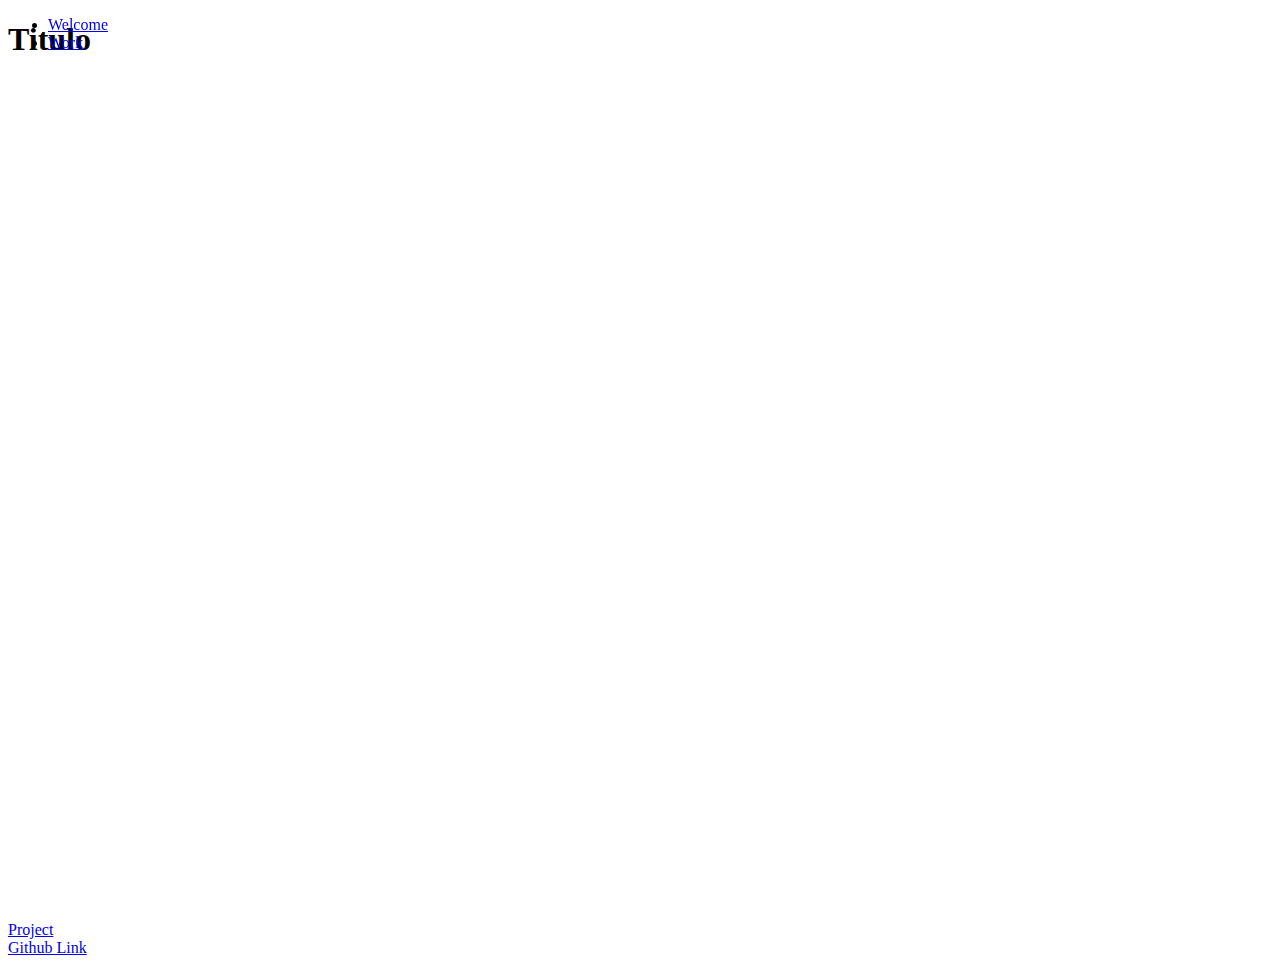
<file: index.html>
<!DOCTYPE html>
<html lang="en">
  <head>
    <meta charset="UTF-8" />
    <title>Fork Me! FCC: Test Suite Template</title>
    <link rel="stylesheet" href="css/style.css" />
  </head>

  <body>
    <script src="https://cdn.freecodecamp.org/testable-projects-fcc/v1/bundle.js"></script>

    <nav id="navbar" class="nav">
      <ul class="nav-list">
        <li>
          <a href="#welcome-section">Welcome</a>
        </li>
        <li>
          <a href="#profile-link">Work</a>
        </li>
      </ul>
    </nav>
    <section id="welcome-section">
      <h1>Titulo</h1>
    </section>
    <section id="projects">
      <div class="project-tile">
        <a href="https://personal-portfolio.freecodecamp.rocks/">Project</a>
      </div>
    </section>
    <div>
      <a
        id="profile-link"
        target="_blank"
        href="https://github.com/PabloBona/trials-jmigodua-"
        >Github Link</a
      >
    </div>

    <script src="js/index.js"></script>
  </body>
</html>
</file>
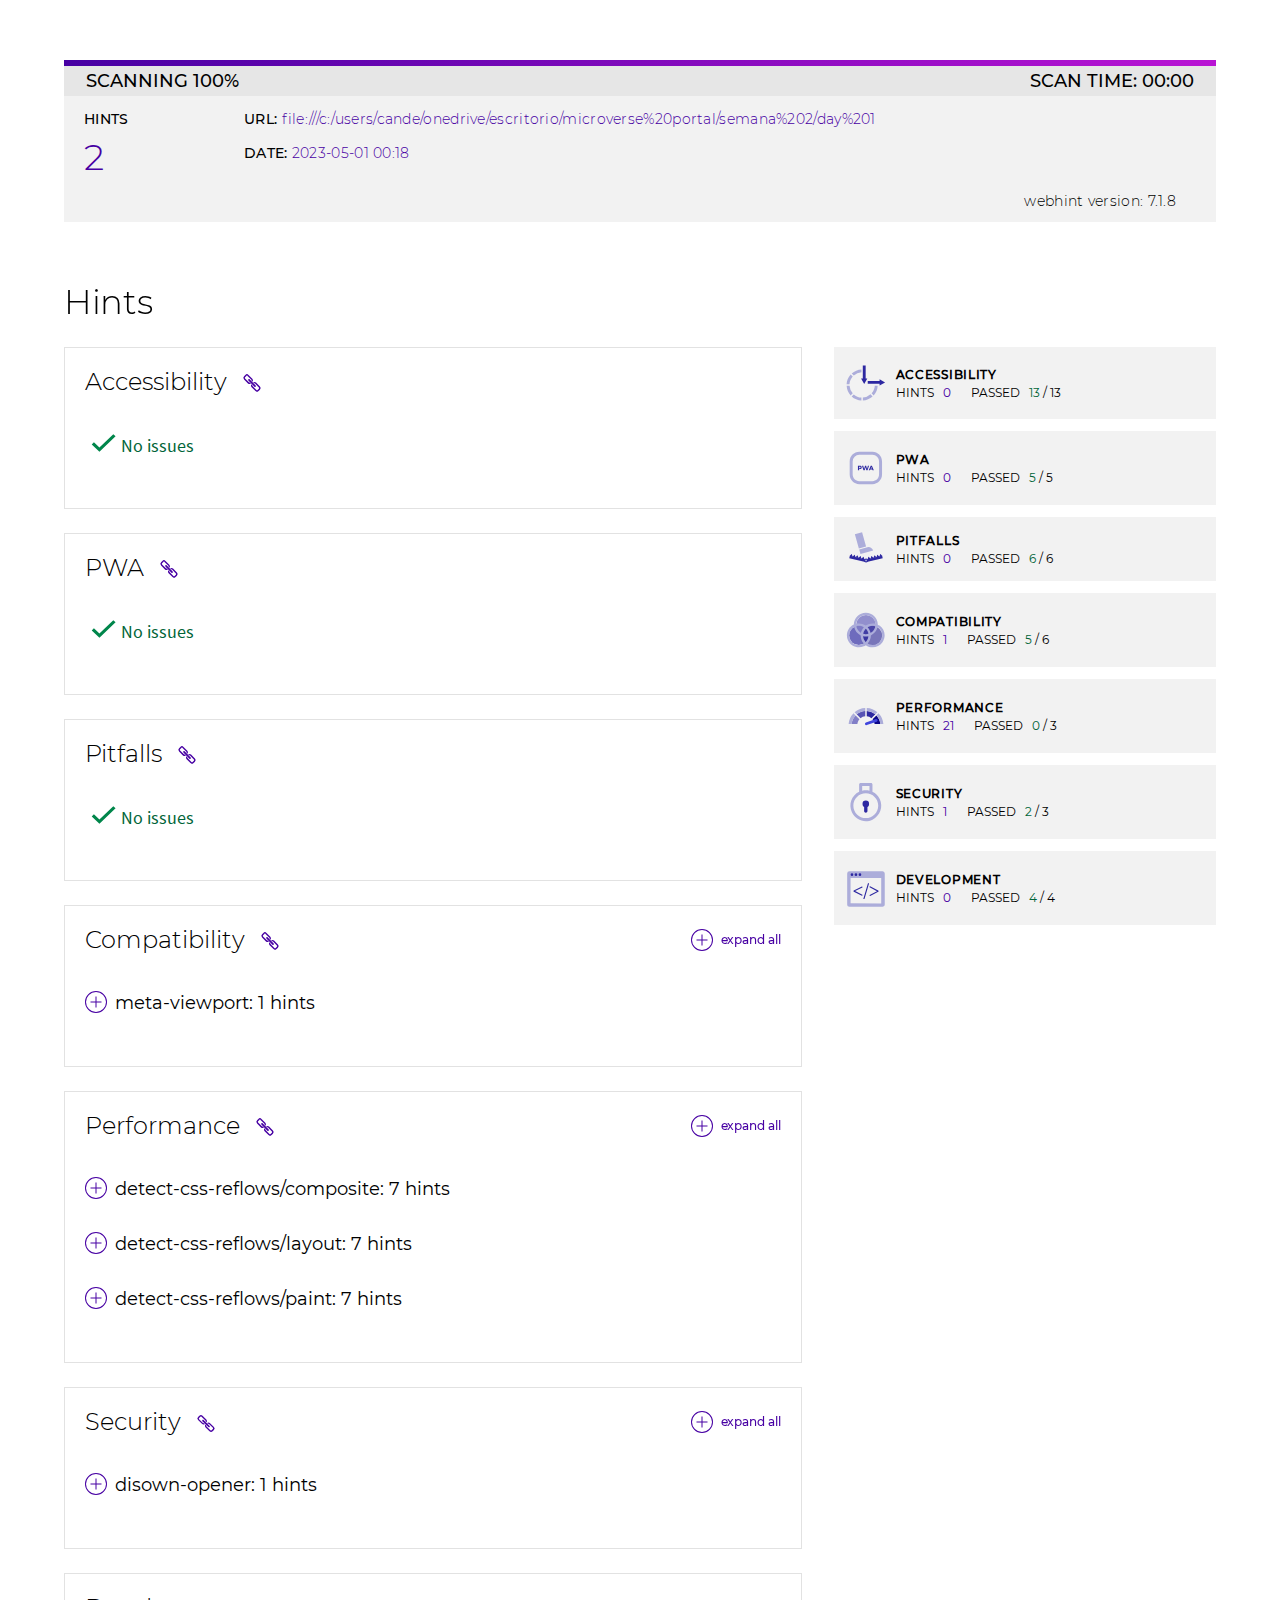
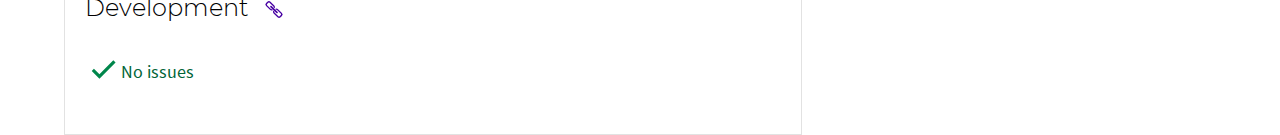
<file: hint-report/file--C--Users-cande-OneDrive-Escritorio-Microverse%20Portal-Semana%202-Day%201.html>
<!DOCTYPE html>
<html lang="en">
<head>
    <meta charset="utf-8">
    <title>Webhint</title>
    <meta name="viewport" content="width=device-width, initial-scale=1">
    
    
        <link rel="icon" href="[data-uri]">
    



    
        <style>
            /* Content from file: styles/fonts.css */
            @font-face {
    font-family: "Montserrat";
    font-style: normal;
    font-weight: 300;
    src: local("Montserrat Light"), local("Montserrat-Light"), url('[data-uri]') format("woff2"), url('[data-uri]') format("woff");
    unicode-range: U+0000-00FF, U+0131, U+0152-0153, U+02BB-02BC, U+02C6, U+02DA, U+02DC, U+2000-206F, U+2074, U+20AC, U+2122, U+2191, U+2193, U+2212, U+2215, U+FEFF, U+FFFD;
}

@font-face {
    font-family: "Montserrat";
    font-style: normal;
    font-weight: 400;
    src: local("Montserrat Regular"), local("Montserrat-Regular"), url('[data-uri]') format("woff2"), url('[data-uri]') format("woff");
    unicode-range: U+0000-00FF, U+0131, U+0152-0153, U+02BB-02BC, U+02C6, U+02DA, U+02DC, U+2000-206F, U+2074, U+20AC, U+2122, U+2191, U+2193, U+2212, U+2215, U+FEFF, U+FFFD;
}

@font-face {
    font-family: "Montserrat";
    font-style: normal;
    font-weight: 500;
    src: local("Montserrat Medium"), local("Montserrat-Medium"), url('[data-uri]') format("woff2"), url('[data-uri]') format("woff");
    unicode-range: U+0000-00FF, U+0131, U+0152-0153, U+02BB-02BC, U+02C6, U+02DA, U+02DC, U+2000-206F, U+2074, U+20AC, U+2122, U+2191, U+2193, U+2212, U+2215, U+FEFF, U+FFFD;
}

@font-face {
    font-family: "Source Sans Pro";
    font-style: normal;
    font-weight: 400;
    src: local("Source Sans Pro Regular"), local("SourceSansPro-Regular"), url('[data-uri]') format("woff2"), url('[data-uri]') format("woff");
    unicode-range: U+0000-00FF, U+0131, U+0152-0153, U+02BB-02BC, U+02C6, U+02DA, U+02DC, U+2000-206F, U+2074, U+20AC, U+2122, U+2191, U+2193, U+2212, U+2215, U+FEFF, U+FFFD;
}

        </style>
    
        <style>
            /* Content from file: styles/base.css */
            /*
 *	BASE
 * =============================================
 */

* {
    box-sizing: border-box;
    margin: 0;
    padding: 0;
}

a {
    text-decoration: none;
}

a:hover {
    text-decoration: underline;
}

button, input, select {
    font: inherit;
}

img {
    border: 0;
}

/* Style focusable elements that need focus ring. Others reset and receive border styles in controls/color.css */
a:focus,
li:focus,
ul:focus,
button:focus,
summary:focus,
[tabindex="0"]:focus {
    outline: 1px dashed;
}

/*
Vertical rhythm
Sets a margin on select block level elements that have a previous sibling.
 */

* + p,
* + ol,
* + ul,
* + dl,
* + fieldset,
* + label,
* + pre,
* + blockquote,
* + img {
    margin-top: 2.4rem;
}

        </style>
    
        <style>
            /* Content from file: styles/controls.css */
            /*
 * BUTTONS
 * ---------------------------------------------
 */

button,
a.button {
    min-width: 16rem;
    max-width: 100%;
    border: 1px solid transparent;

    /* needed to override Chrome styles */
    border-radius: 0;
    padding: 1.2rem 1.6rem;

    color: #fff;
    letter-spacing: .1rem;
    text-transform: uppercase;

    overflow: hidden;
    white-space: nowrap;
    text-overflow: ellipsis;

    /* needed for .button as doesn’t always get default control behaviours */
    display: inline-block;
    text-align: center;
    cursor: pointer;
}

button:hover,
button:focus,
.button:hover,
.button:focus {
    border-color: hsla(0, 0%, 0%, .4);
}

button:active,
.button:active {
    border-color: transparent;
    background-color: hsla(0, 0%, 0%, .4);
}

        </style>
    
        <style>
            /* Content from file: styles/type.css */
            /*
 * TYPOGRAPHY
 * =============================================
 */

/*
    Base font size: 10px for easy rem to px conversion.
    Use % so if user increases their default font-size, it doesn’t wipe that out
*/
html {
    font-size: 62.5%;
}

/* use em rather than rem due to IE9–10 rem in font shorthand bug. */
body {
    font: 1.8em/1.4 base, "Source Sans Pro", Verdana, sans-serif;
}

/*	Headings and Captions */

/* only elements get top margin. Semantic classes only get the font/text styles */
h1,
h2,
h3,
h4,
h5,
button,
legend,
.headline,
.heading,
.subheading,
.title,
.subtitle,
.subtitle--alt,
.caption--alt,
.button,
.button--alt,
.scan-heading,
.category,
.rule-list,
.rule-title,
.rule-tile__category,
[class*="-badge"],
.scan-overview,
.docs-button,
.anchor-top,
.feature__cta {
    font-family: "Montserrat", sans-serif;
}


h1,
h2,
.headline,
.heading,
.scan-heading {
    letter-spacing: -.01em;

    position: relative;
    max-width: 64rem;
    z-index: 1;
}

.headline::before,
.heading::before {
    content: "";
    position: absolute;
    left: 0;
    top: -.5rem;
    height: .5rem;
    width: 5rem;
}

h1,
h2,
h3,
h6,
caption,
.headline,
.heading,
.subheading,
.title,
.subcaption {
    font-weight: 300;
    line-height: 1.2;
}

h3,
h4,
.title,
.subtitle,
.subtitle--alt {
    font-weight: 300;
}

h2,
.subheading {
    font-size: 2.6rem;
}

h3,
.title,
.scan-heading {
    font-size: 2rem;
}

h4,
caption,
.subtitle {
    font-size: 1.8rem;
}

@media (min-width: 48em) {

    h2,
    .subheading {
        font-size: 3.4rem;
    }

    h3,
    .title {
        font-size: 2.4rem;
    }

    h4,
    caption,
    .subtitle {
        font-size: 2rem;
    }

}

/* Maximum line lengths */
details,
p,
li {
    max-width: 64rem;
}

        </style>
    
        <style>
            /* Content from file: styles/layouts.css */
            /*
 * LAYOUTS
 * =============================================
 * @Dependencies: base.css, structure.css
 */

.container::after,
.layout::after,
.module::after {
    display: block;
    clear: both;
    content: "";
}

.layout {
    margin-right: 0;
    margin-left: 0;
}

.module {
    margin-top: 2.4rem;
    width: 100%;
}

.module:first-child {
    margin-top: 0;
}

@media (min-width: 33.75em) {

    .layout {
        margin-right: -1.2rem;
        margin-left: -1.2rem;
    }

    .module {
        float: left;
        padding-right: 1.2rem;
        padding-left: 1.2rem;
    }

}

@media (min-width: 48em) {

    .layout {
        margin-left: -1.6rem;
        margin-right: -1.6rem;
    }

    .module {
        padding-right: 1.6rem;
        padding-left: 1.6rem;
    }

}

/* Primary + Secondary */

@media (min-width: 48em) {

    .module--primary,
    .module--secondary {
        float: left;
        width: 50%;
        margin-top: 0;
    }

    .layout--basic--alt .module--secondary,
    .layout--basic--offset--alt .module--secondary {
        float: right;
    }

}

@media (min-width: 60em) {

    .layout--basic .module--primary,
    .layout--basic--alt .module--primary {
        width: 62.5%;
    }

    .layout--basic .module--secondary,
    .layout--basic--alt .module--secondary {
        width: 33.333%;
    }

    .layout--basic--offset .module--primary,
    .layout--basic--offset--alt .module--primary {
        width: 58.333%;
    }

    .layout--basic--offset .module--secondary,
    .layout--basic--offset--alt .module--secondary {
        width: 37.5%;
    }

}

        </style>
    
        <style>
            /* Content from file: styles/structure.css */
            /*
 * BASIC STRUCTURE
 * =============================================
 * @Dependencies: base.css
 */

body {
    overflow-x: hidden;
}

/* Limit widths */
hr,
.container {
    max-width: 144rem;
}

/* Standard sections and subsections */
.section,
hr {
    margin-top: 4.8rem;
}



/*
Containing element goes INSIDE sections,
as some sections are full-bleed on the page.
 */

.container {
    width: 100%;
    padding-right: 1rem;
    padding-left: 1rem;
}

.container .container,
.container hr {
    width: auto;
}

@media (min-width: 48em) {

    .content > header,
    .section,
    hr {
        margin-top: 6rem;
    }

}

/* @TODO: Revert to 56.2em when extensions is removed from header */
@media (min-width: 58em) {

    hr,
    .container {
        width: 90%;
        margin-right: auto;
        margin-left: auto;
        padding-right: 0;
        padding-left: 0;
    }

}

        </style>
    
        <style>
            /* Content from file: styles/anchor-top.css */
            a.anchor-top {
    position: fixed;
    right: 2.4rem;
    bottom: 2.4rem;

    width: 5rem;
    height: 6rem;

    padding: 3.3rem 1.2rem 1rem 1.2rem;

    font-size: 1.3rem;
    background: hsla(266, 100%, 32%, .7);
    color: #fff;
    text-transform: uppercase;

    border-radius: .4rem;
}

a.anchor-top:hover, a.anchor-top:focus {
    background: hsla(266, 100%, 32%, .8);
    text-decoration: none;
}

a.anchor-top:focus {
    outline: 1px dashed #4700a3;
}

a.anchor-top:active {
    background: hsla(266, 100%, 32%, 1);
}

a.anchor-top::before {
    content: url('[data-uri]');
    display: inline-block;
    position: absolute;
    width: 2.5rem;
    top: 1.4rem;
    left: 0;
    padding: 0 1.25rem;
}

        </style>
    
        <style>
            /* Content from file: styles/scan/scan-results.css */
            /*
* SCAN RESULTS
* =============================================
* @Dependencies: base.css, structure.css, type.css
*/

.menu-open {
    overflow: hidden;
}

/* SCAN OVERVIEW */

.scan-overview {
    margin-bottom: 2.4rem;
    width: 100%;
}

.scan-overview__status {
    background-color: #e6e6e6;
    display: flex;
    font-size: 1.8rem;
    font-weight: 500;
    justify-content: space-between;
    line-height: 1.8rem;
    margin: 0;
    padding: 1.2rem 2.2rem .6rem;
    position: relative;
    text-transform: uppercase;
}

.scan-overview__status * {
    margin-top: 0;
}

.scan-overview__progress-bar {
    background-image: linear-gradient(270deg, #4700a3, #b914d4);
    background-size: 300%;
    height: 6px;
    left: 0;
    position: absolute;
    top: 0;
    transition: width 1s 0s linear;
    width: 0;
    animation: progressBarAnimation 2s ease infinite;
}

.scan-overview__progress-bar.end-animation {
    animation: none;
    background-size: 100%;
    background-image: linear-gradient(to right, #4700a3, #b914d4);
}

@keyframes progressBarAnimation {

    0% {
        background-position: 0% 50%
    }
    50% {
        background-position: 100% 50%
    }
    100% {
        background-position: 0% 50%
    }

}

.scan-overview--details {
    background-color: #f2f2f2;
    padding: 1.4rem 2rem;
    position: relative;
}

.scan-overview--debug-details {
    display: flex;
}

.scan-overview__scan-time {
    display: none;
    margin: 0;
}

.scan-overview--version {
    margin-right: 2rem;
}

.scan-overview--version .scan-overview__subheader,
.scan-overview--config .scan-overview__subheader {
    text-transform: none;
}

.scan-overview__subheader {
    font-size: 1.4rem;
    font-weight: 500;
    letter-spacing: .03rem;
    margin-top: 1.4rem;
    max-width: none;
    text-transform: uppercase;
}

.scan-overview__subheader span {
    color: #4700a3;
    font-weight: 300;
}

.scan-overview--debug-details .scan-overview__subheader {
    color: #000;
    font-weight: 300;
}

.scan-overview--debug-details .scan-overview__subheader span {
    color: #000;
}

.overview--url__url {
    text-transform: lowercase;
}

[class*="scan-overview__body--"] {
    font-size: 4.8rem;
    font-weight: 200;
    letter-spacing: .03rem;
    margin-right: 1rem;
    margin-top: .2rem;
    min-width: 15rem;
    text-transform: uppercase;
}

.scan-overview__body--purple {
    color: #4700a3;
}

.scan-overview__body__permalink {
    overflow-wrap: break-word;
    word-wrap: break-word;
}

.scan-overview__body__permalink .permalink-content {
    text-transform: none;
}

.permalink-copy {
    background-color: transparent;
    font-weight: 300;
    min-width: 2rem;
    padding: 0;
    text-align: left;
    white-space: normal;
}

.permalink-copy img {
    vertical-align: middle;
    width: 2rem;
}

.scan-overview__body__link {
    color: #000;
    display: inline-block;
    font-weight: 300;
}

@media (min-width: 33.75em) {

    .scan-overview--details {
        display: flex;
        justify-content: flex-start;
        padding-bottom: 4rem;
    }

    .scan-overview--more-details {
        display: flex;
        flex-wrap: wrap;
        justify-content: flex-start;
    }

    .scan-overview--scan-links {
        margin-right: 2rem;
    }

    .scan-overview__scan-time {
        display: block;
    }

    .scan-overview--scan-links .scan-overview__subheader {
        margin-bottom: 1.4rem;
    }

    .scan-overview--debug-details {
        bottom: 1rem;
        position: absolute;
        right: 2rem;
    }

    .scan-overview__subheader {
        margin-top: 0;
    }
}

@media (min-width: 58em) {
    [class*="scan-overview__body--"] {
        font-size: 3.6rem;
    }
}

/* OVERVIEW TILES */

.module.module--categories {
    margin-top: 0;
    width: 100%;
}

.rule-categories {
    position: fixed;
    left: 0;
    padding: 0 2rem;
    width: 100%;
    background-color: #fff;
    z-index: 5;
    bottom: calc(-100% + 5rem);
    height: calc(100% - 5rem);
    transition: bottom .5s ease-out;
}

.rule-categories.open {
    bottom: 5rem;
}

.rule-categories a {
    text-decoration: none;
}

.rule-tile--wrapper {
    border: 1px solid #979797;
    border-top: none;
    display: block;
}

.rule-tile--wrapper:first-child {
    border-top: 1px solid #979797;
}

.rule-tile {
    align-items: center;
    background-color: #f2f2f2;
    color: #000;
    display: flex;
    justify-content: space-evenly;
    padding: 1.2rem;
}

.rule-icon {
    margin-top: 0;
    max-width: 3.1rem;
    width: 100%;
}

a > .rule-tile:hover {
    background-color: rgba(64, 69, 221, 0.2);
    text-decoration: none;
}

.rule-tile__category {
    color: #000;
    flex: 1;
    font-size: 1.2rem;
    font-weight: 600;
    letter-spacing: .07rem;
    margin: 0 0 0 1rem;
    max-width: 19rem;
    text-transform: uppercase;
    white-space: nowrap;
}

.rule-tile__hints {
    color: #4700a3;
}

.rule-tile__passed {
    color: #006538;
}

.rule-tile__info {
    align-items: center;
    display: flex;
    flex-grow: 1;
    justify-content: space-between;
}

.rule-tile__results {
    display: flex;
    flex: 1;
    justify-content: space-around;
}

.rule-tile__result-wrapper {
    margin-left: 2.4rem;
    text-align: center;
}

.rule-tile__result-wrapper p {
    margin: 0;
}

.rule-tile__sub-category {
    /* move to type.css */
    font-family: "Montserrat", sans-serif;
    font-size: 1.4rem;
    font-weight: 500;
    flex: 1;
    text-transform: uppercase;
}

.show-categories {
    background-color: #4713a0;
    bottom: 0;
    height: 5rem;
    left: 0;
    position: fixed;
    text-transform: uppercase;
    width: 100%;
    z-index: 10;
}


@media (min-width: 33.75em) {

    .module.module--categories {
        float: none;
    }

    .rule-tile__category {
        font-size: 1.4rem;
    }

    .rule-tile__sub-category {
        font-size: 1.6rem;
        font-weight: 400;
    }

    .rule-icon {
        max-width: 4rem;
        max-height: 5rem;
    }

}

@media (min-width: 48em) {

    .module.module--categories {
        float: right;
        margin-top: 2.4rem;
        position: sticky;
        top: 1rem;
        width: 35%;
    }

    .module.module--results {
        width: 65%;
    }
    .show-categories {
        display: none;
    }

    .rule-categories {
        display: block;
        padding: 0;
        position: static;
    }

    .rule-tile {
        margin: 0 0 1.2rem;
    }

    .rule-tile--wrapper {
        border: none;
    }

    .rule-tile--wrapper:first-child {
        border-top: none;
    }

}

@media (min-width: 48em) and (max-width: 82.5em) {

    .rule-tile__info {
        flex-direction: column;
        justify-content: center;
        align-items: start;
    }

    .rule-tile__category {
        font-size: 1.2rem;
    }

    .rule-tile__results {
        justify-content: start;
        line-height: 1.3rem;
        margin-left: 1rem;
        width: 100%;
    }

    .rule-tile__result-wrapper {
        margin: 0;
    }

    .rule-tile__result-wrapper:first-child {
        margin-right: 2rem;
    }

    .rule-tile__result-wrapper p {
        display: inline-block;
    }

    .rule-tile__result-wrapper p span {
        margin-left: .5rem;
    }

    .rule-tile__sub-category {
        font-size: 1.2rem;
    }

}

/* SCAN DETAILS */

.rule-result {
    border: 1px solid #e2e2e2;
    margin-top: 2.4rem;
    padding: 2rem;
}

.rule-result--category {
    align-items: center;
    display: flex;
    justify-content: space-between;
    margin-bottom: 3.6rem;
}

.hint-link::after {
	position: absolute;
	content: url('[data-uri]');
	display: inline-block;
	width: 2rem;
	margin-top: .3rem;
	margin-left: 1.5rem;
}

.button-expand-all {
    background: rgba(255, 255, 255, 0) url('[data-uri]') 0 0 no-repeat;
    border: 0;
    color: #4700a3;
    font-size: 1.2rem;
    font-weight: 500;
    height: 2.2rem;
    letter-spacing: -.1px;
    line-height: 2.2rem;
    min-width: 0;
    padding: 0 0 0 3rem;
    position: relative;
}

.button-expand-all.closed {
    background-position: 0 -2.2rem;
}

.rule-result h3 {
    display: flex;
    text-transform: capitalize;
}

.rule-result--details {
    /* display: block; is necessary for Edge */
    display: block;
    margin-bottom: 3rem;
    max-width: none;
    width: 100%;
}

.rule-result--details > .rule-content {
    display: none;
}

.rule-result--details[open] > .rule-content {
    display: block;
}

.rule-title {
    cursor: pointer;
    font-size: 1.8rem;
    font-weight: 400;
    padding-left: 3rem;
    list-style: none;
}

.rule-title::-webkit-details-marker {
    display: none;
}

.rule-title::before {
    background: url('[data-uri]') no-repeat 0 -22px;
    content: "";
    height: 22px;
    position: absolute;
    width: 22px;
    margin-left: -3rem;
}

.rule-result--details[open] .rule-title::before {
    background-position: 0 0;
}

.rule-content {
    border-top: 1px solid #979797;
    display: flex;
    flex-flow: column;
    margin-top: .8rem;
}

.rule-result--details__hint-number {
    color: #4700a3;
}

.rule-result--details__hint-link,
.rule-result--details__hint-link:visited {
    color: #4700a3;
}

.rule-doc-buttons {
    background-color: #fff;
    padding-top: 1rem;
    position: sticky;
    top: 0;
    z-index: 1;
}

.rule-doc-button {
    background: #4700a3;
    display: inline-block;
    font-size: 1.4rem;
    font-weight: 500;
    padding: .6rem 3.5rem .6rem 1rem;
    position: relative;
    text-decoration: none;
}

.rule-doc-button,
.rule-doc-button:visited {
    color: #fff;
}

.rule-doc-button:nth-child(2) {
    margin-left: 1rem;
}

.rule-doc-icon {
    background: url('[data-uri]') no-repeat right center;
    height: 100%;
    position: absolute;
    right: 1rem;
    top: 0;
    width: 20px;
}

button {
    text-transform: none;
}

.rule-result--details__body {
    padding: 1.4rem 0;
    margin-left: 3rem;
}

.rule-result--details__body p {
    overflow-wrap: break-word;
    word-wrap: break-word;
}

.rule-result--details__body > * {
    margin-top: 2rem;
}

.rule-result--details__body code {
    background-color: hsla(238, 65%, 90%, .6);
    border-radius: .3rem;
    padding: .2rem .4rem;
}

.rule-result__code {
    background-color: #f4f4f4;
    margin-top: 3rem;
    padding: 2.4rem;
    /* Hanlde long urls */
    overflow-wrap: break-word;
    word-wrap: break-word;
    -ms-word-break: break-all;
    word-break: break-word;
    /* Adds a hyphen where the word breaks, if supported (No Blink) */
    -ms-hyphens: auto;
    -moz-hyphens: auto;
    -webkit-hyphens: auto;
    hyphens: auto;
}

.rule-result__code code {
    background-color: #f4f4f4;
}

/* RULE RESULT MESSAGES */

.rule-result__message--compiling {
    color: #4700a3;
    margin-top: -2.6rem;
}

.rule-result__message--compiling p,
.rule-result__message--compiling__loader {
    display: inline-block;
}

.rule-result__message--compiling p {
    padding-left: 1.6rem;
}

.rule-result__message--compiling__loader {
    animation: spin 2s linear infinite;
    border: 3px solid #f3f3f3;
    border-radius: 50%;
    border-top: 3px solid #4700a3;
    height: 2.5rem;
    width: 2.5rem;
}

.rule-result__doc--list {
    padding-left: 2rem;
    margin-top: 0;
}

/* RESULTS LOADER ANIMATION */

@keyframes spin {

    0% {
        transform: rotate(0deg);
    }
    100% {
        transform: rotate(360deg);
    }

}

.rule-result__message--passed {
    color: #006538;
    padding-left: 3.6rem;
}

.rule-result__message--passed::before {
    content: url('[data-uri]');
    height: .5rem;
    position: absolute;
    width: 2.5rem;
    margin-left: -3rem;
}

/* INTEGRATION MESSAGES */

.rule-result--details__footer-msg {
    margin: 2.4rem 0 2.4rem 3rem;
}

.rule-result--details__footer-msg p {
    display: inline-block;
}

.rule-result--details__footer-msg img {
    margin-left: 1.2rem;
    margin-top: 0;
    vertical-align: middle;
    width: 15rem;
}

.rule-result--details__footer-msg img.axe-logo {
    width: 7rem;
}

/* SCAN QUEUE */

.scan-queue-bg-wrap {
    background-color: #3035a6;
    color: #fff;
    padding-bottom: 6rem;
}

.scan-queue-bg-wrap .breadcrumb ul,
.scan-queue-bg-wrap .breadcrumb ul a,
.scan-queue-bg-wrap > .subtitle {
    color: #fff;
}

.scan-queue__permalink {
    background-color: #fff;
    color: #000;
    max-width: 64rem;
    margin: 2.4rem 0;
    padding: 2.4rem;
    word-break: break-all;
}

/* SCAN ERROR */

.scanner-cta {
    position: relative;
}

.scanner-cta__link::after {
    content: url('[data-uri]');
    display: inline-block;
    left: 21rem;
    margin-top: .2rem;
    position: absolute;
    width: .8rem;
}

.scan-error {
    margin-top: 2.4rem;
}

/* PRINT STYLES */

@media print {

    .rule-categories {
        position: relative;
        margin: 1.2rem 0 0 0;
        padding: 0;
    }

    .show-categories {
        display: none;
    }

    .rule-tiles {
        padding: .6rem 1.2rem;
    }

    .button-expand-all {
        display: none;
    }

    .rule-doc-buttons {
        position: relative;
    }

    .rule-doc-button,
    .rule-doc-button:nth-child(2) {
        border: 1px solid #4700a3;
        color: #4700a3;
        background-color: #fff;
        padding: .6rem;
    }

    .rule-doc-icon {
        display: none;
    }

    .rule-result--details,
    .rule-result--details__hint-link,
    .rule-result--details__footer-msg {
        font-size: 75%;
    }

    .rule-result--details__body {
        border-top: 1px solid #d6d6d6;
    }

    .rule-content div:nth-child(2) {
        border-top: none;
    }

    .rule-result--details__body p {
        margin: .6rem 0 0 0;
    }

    .rule-result__code {
        border: 1px solid #d6d6d6;
        margin: 1.2rem 0 0 0;
        padding: 1.2rem;
    }

    .rule-result--details__footer-msg {
        margin: .6rem 0 1.2rem 3rem;
    }

    .rule-result--details__footer-msg img.axe-logo {
        width: 3rem;
    }

    .rule-title {
        padding-left: 0;
    }

    .hint-link::after,
    .rule-title::before {
        display: none;
    }

}

        </style>
    
        <style>
            /* Content from file: styles/highlight/default.min.css */
            .hljs{display:block;overflow-x:auto;padding:0.5em;background:#F0F0F0}.hljs,.hljs-subst{color:#444}.hljs-comment{color:#888888}.hljs-keyword,.hljs-attribute,.hljs-selector-tag,.hljs-meta-keyword,.hljs-doctag,.hljs-name{font-weight:bold}.hljs-type,.hljs-string,.hljs-number,.hljs-selector-id,.hljs-selector-class,.hljs-quote,.hljs-template-tag,.hljs-deletion{color:#880000}.hljs-title,.hljs-section{color:#880000;font-weight:bold}.hljs-regexp,.hljs-symbol,.hljs-variable,.hljs-template-variable,.hljs-link,.hljs-selector-attr,.hljs-selector-pseudo{color:#BC6060}.hljs-literal{color:#78A960}.hljs-built_in,.hljs-bullet,.hljs-code,.hljs-addition{color:#397300}.hljs-meta{color:#1f7199}.hljs-meta-string{color:#4d99bf}.hljs-emphasis{font-style:italic}.hljs-strong{font-weight:bold}
        </style>
    
</head>
<body>
    <div class="section container">
    <div class="scan-overview" data-id="1682900325242" id="main">
        <div class="scan-overview__status">
            <div id="scan-percentage-bar" class="scan-overview__progress-bar end-animation" style="width: 100%"></div>
            <p>scanning <span id="scan-percentage">100%</span></p>
            <p class="scan-overview__scan-time">
                scan time: <span id="scan-time">00:00</span>
            </p>
        </div>
        <div class="scan-overview--details">
            <div class="scan-overview--hints">
                <p class="scan-overview__subheader">hints</p>
                <p class="scan-overview__body--purple large" id="total-hints">2</p>
            </div>
            <div class="scan-overview--more-details">
                <div class="scan-overview--scan-links">
                    <div class="scan-overview--url">
                        <p class="scan-overview__subheader">url: <span class="overview--url__url">file:///C:/Users/cande/OneDrive/Escritorio/Microverse%20Portal/Semana%202/Day%201</span></p>
                    </div>
                    
                        <div class="scan-overview--time-stamp">
                            <p class="scan-overview__subheader">Date: <span id="scan-date" class="overview--time-stamp__time-stamp" data-date="2023-05-01T00:18:45.121Z">2023-05-01T00:18:45.121Z</span></p>
                        </div>
                    
                </div>
                
            </div>
            <div class="scan-overview--debug-details">
                <div class="scan-overview--version">
                    <p class="scan-overview__subheader">webhint version: <span id="version">7.1.8</span></p>
                </div>
                
            </div>
        </div>
    </div>
    
    <section id="results-container" class="section container" aria-labelledby="hints" aria-live="polite">
        <h2 id="hints">Hints</h2>
        <div class="layout layout--basic--offset--alt">
            <div class="module module--secondary module--categories">
                <button aria-control="categories-list" class="show-categories" id="show-categories">Jump to category</button>
                <div class="rule-categories" id="categories-list">
                                            <a class="rule-tile--wrapper" id="summary-accessibility" href="#category-accessibility">
    <div class="rule-tile">
        <img src="[data-uri]" class="rule-icon" alt="" role="presentation">
        <div class="rule-tile__info">
            <p class="rule-tile__category">Accessibility</p>
            <div class="rule-tile__results">
                <div class="rule-tile__result-wrapper">
                    <p class="rule-tile__sub-category">hints</p>
                    <p class="rule-tile__sub-category rule-tile__hints"><span>0</span></p>
                </div>
                <div class="rule-tile__result-wrapper">
                    <p class="rule-tile__sub-category">passed</p>
                    <p class="rule-tile__sub-category"><span class="rule-tile__passed">13</span>&nbsp;/&nbsp;13</p>
                </div>
            </div>
        </div>
    </div>
</a>

                                            <a class="rule-tile--wrapper" id="summary-pwa" href="#category-pwa">
    <div class="rule-tile">
        <img src="[data-uri]" class="rule-icon" alt="" role="presentation">
        <div class="rule-tile__info">
            <p class="rule-tile__category">PWA</p>
            <div class="rule-tile__results">
                <div class="rule-tile__result-wrapper">
                    <p class="rule-tile__sub-category">hints</p>
                    <p class="rule-tile__sub-category rule-tile__hints"><span>0</span></p>
                </div>
                <div class="rule-tile__result-wrapper">
                    <p class="rule-tile__sub-category">passed</p>
                    <p class="rule-tile__sub-category"><span class="rule-tile__passed">5</span>&nbsp;/&nbsp;5</p>
                </div>
            </div>
        </div>
    </div>
</a>

                                            <a class="rule-tile--wrapper" id="summary-pitfalls" href="#category-pitfalls">
    <div class="rule-tile">
        <img src="[data-uri]" class="rule-icon" alt="" role="presentation">
        <div class="rule-tile__info">
            <p class="rule-tile__category">Pitfalls</p>
            <div class="rule-tile__results">
                <div class="rule-tile__result-wrapper">
                    <p class="rule-tile__sub-category">hints</p>
                    <p class="rule-tile__sub-category rule-tile__hints"><span>0</span></p>
                </div>
                <div class="rule-tile__result-wrapper">
                    <p class="rule-tile__sub-category">passed</p>
                    <p class="rule-tile__sub-category"><span class="rule-tile__passed">6</span>&nbsp;/&nbsp;6</p>
                </div>
            </div>
        </div>
    </div>
</a>

                                            <a class="rule-tile--wrapper" id="summary-compatibility" href="#category-compatibility">
    <div class="rule-tile">
        <img src="[data-uri]" class="rule-icon" alt="" role="presentation">
        <div class="rule-tile__info">
            <p class="rule-tile__category">Compatibility</p>
            <div class="rule-tile__results">
                <div class="rule-tile__result-wrapper">
                    <p class="rule-tile__sub-category">hints</p>
                    <p class="rule-tile__sub-category rule-tile__hints"><span>1</span></p>
                </div>
                <div class="rule-tile__result-wrapper">
                    <p class="rule-tile__sub-category">passed</p>
                    <p class="rule-tile__sub-category"><span class="rule-tile__passed">5</span>&nbsp;/&nbsp;6</p>
                </div>
            </div>
        </div>
    </div>
</a>

                                            <a class="rule-tile--wrapper" id="summary-performance" href="#category-performance">
    <div class="rule-tile">
        <img src="[data-uri]" class="rule-icon" alt="" role="presentation">
        <div class="rule-tile__info">
            <p class="rule-tile__category">Performance</p>
            <div class="rule-tile__results">
                <div class="rule-tile__result-wrapper">
                    <p class="rule-tile__sub-category">hints</p>
                    <p class="rule-tile__sub-category rule-tile__hints"><span>21</span></p>
                </div>
                <div class="rule-tile__result-wrapper">
                    <p class="rule-tile__sub-category">passed</p>
                    <p class="rule-tile__sub-category"><span class="rule-tile__passed">0</span>&nbsp;/&nbsp;3</p>
                </div>
            </div>
        </div>
    </div>
</a>

                                            <a class="rule-tile--wrapper" id="summary-security" href="#category-security">
    <div class="rule-tile">
        <img src="[data-uri]" class="rule-icon" alt="" role="presentation">
        <div class="rule-tile__info">
            <p class="rule-tile__category">Security</p>
            <div class="rule-tile__results">
                <div class="rule-tile__result-wrapper">
                    <p class="rule-tile__sub-category">hints</p>
                    <p class="rule-tile__sub-category rule-tile__hints"><span>1</span></p>
                </div>
                <div class="rule-tile__result-wrapper">
                    <p class="rule-tile__sub-category">passed</p>
                    <p class="rule-tile__sub-category"><span class="rule-tile__passed">2</span>&nbsp;/&nbsp;3</p>
                </div>
            </div>
        </div>
    </div>
</a>

                                            <a class="rule-tile--wrapper" id="summary-development" href="#category-development">
    <div class="rule-tile">
        <img src="[data-uri]" class="rule-icon" alt="" role="presentation">
        <div class="rule-tile__info">
            <p class="rule-tile__category">Development</p>
            <div class="rule-tile__results">
                <div class="rule-tile__result-wrapper">
                    <p class="rule-tile__sub-category">hints</p>
                    <p class="rule-tile__sub-category rule-tile__hints"><span>0</span></p>
                </div>
                <div class="rule-tile__result-wrapper">
                    <p class="rule-tile__sub-category">passed</p>
                    <p class="rule-tile__sub-category"><span class="rule-tile__passed">4</span>&nbsp;/&nbsp;4</p>
                </div>
            </div>
        </div>
    </div>
</a>

                    
                </div>
            </div>
            <div class="module module--primary module--results">
                                    <section class="rule-result" id="accessibility">
    <div class="rule-result--category">
        <h3 id="category-accessibility">Accessibility <a href="#category-accessibility" class="hint-link" title="Accessibility"></a></h3>
        
    </div>
    
        <div class="rule-result--details">
    <div class="rule-result__message--passed">
        <p>No issues</p>
    </div>
</div>

    
</section>

                                    <section class="rule-result" id="pwa">
    <div class="rule-result--category">
        <h3 id="category-pwa">PWA <a href="#category-pwa" class="hint-link" title="PWA"></a></h3>
        
    </div>
    
        <div class="rule-result--details">
    <div class="rule-result__message--passed">
        <p>No issues</p>
    </div>
</div>

    
</section>

                                    <section class="rule-result" id="pitfalls">
    <div class="rule-result--category">
        <h3 id="category-pitfalls">Pitfalls <a href="#category-pitfalls" class="hint-link" title="Pitfalls"></a></h3>
        
    </div>
    
        <div class="rule-result--details">
    <div class="rule-result__message--passed">
        <p>No issues</p>
    </div>
</div>

    
</section>

                                    <section class="rule-result" id="compatibility">
    <div class="rule-result--category">
        <h3 id="category-compatibility">Compatibility <a href="#category-compatibility" class="hint-link" title="Compatibility"></a></h3>
        
            <button title="expand" class="button-expand-all expanded">close all</button>

        
    </div>
    
        
            <details open class="rule-result--details" id="meta-viewport" aria-expanded="true" role="group">
    <summary class="rule-title" title="show meta-viewport&#39;s result details" role="button">meta-viewport: 1 hints</summary>
    <div class="rule-content">
        
        <div class="rule-doc-buttons">
            <a class="rule-doc-button" rel="noopener noreferrer" target="_blank" href="https://webhint.io/docs/user-guide/hints/hint-meta-viewport/#why-is-this-important"
                title="meta-viewport - Why is this important">
                Why is this important <span class="rule-doc-icon"></span>
            </a>

            <a class="rule-doc-button" rel="noopener noreferrer" target="_blank" href="https://webhint.io/docs/user-guide/hints/hint-meta-viewport/#examples-that-pass-the-hint"
                title="meta-viewport - How to fix it">
                How to fix it <span class="rule-doc-icon"></span>
            </a>
        </div>
        
        
            <div class="rule-result--details__body">
                <p id="hint-meta-viewport-1">
                    <span class="rule-result--details__hint-number">hint #1:</span> A &#39;viewport&#39; meta element was not specified. <a href="#hint-meta-viewport-1" class="hint-link" title="meta-viewport: hint #1"></a>
                </p>
                
                <p>
                    <a class="rule-result--details__hint-link" target="_blank" rel="noopener noreferrer" href="file:///C:/Users/cande/OneDrive/Escritorio/Microverse%20Portal/Semana%202/Day%201/index.html">
                        file:///C:/Users/cande … 202/Day%201/index.html
                    </a>
                </p>
                
                
                
            </div>
            
        
    </div>
</details>

        
    
</section>

                                    <section class="rule-result" id="performance">
    <div class="rule-result--category">
        <h3 id="category-performance">Performance <a href="#category-performance" class="hint-link" title="Performance"></a></h3>
        
            <button title="expand" class="button-expand-all expanded">close all</button>

        
    </div>
    
        
            <details open class="rule-result--details" id="detect-css-reflows/composite" aria-expanded="true" role="group">
    <summary class="rule-title" title="show detect-css-reflows/composite&#39;s result details" role="button">detect-css-reflows/composite: 7 hints</summary>
    <div class="rule-content">
        
        <div class="rule-doc-buttons">
            <a class="rule-doc-button" rel="noopener noreferrer" target="_blank" href="https://webhint.io/docs/user-guide/hints/hint-detect-css-reflows/composite/#why-is-this-important"
                title="detect-css-reflows/composite - Why is this important">
                Why is this important <span class="rule-doc-icon"></span>
            </a>

            <a class="rule-doc-button" rel="noopener noreferrer" target="_blank" href="https://webhint.io/docs/user-guide/hints/hint-detect-css-reflows/composite/#examples-that-pass-the-hint"
                title="detect-css-reflows/composite - How to fix it">
                How to fix it <span class="rule-doc-icon"></span>
            </a>
        </div>
        
        
            <div class="rule-result--details__body">
                <p id="hint-detect-css-reflows/composite-1">
                    <span class="rule-result--details__hint-number">hint #1:</span> &#39;text-align&#39; changes to this property will trigger: &#39;Composite&#39;, which can impact performance. <a href="#hint-detect-css-reflows/composite-1" class="hint-link" title="detect-css-reflows/composite: hint #1"></a>
                </p>
                
                <p>
                    <a class="rule-result--details__hint-link" target="_blank" rel="noopener noreferrer" href="file:///C:/Users/cande/OneDrive/Escritorio/Microverse%20Portal/Semana%202/Day%201/css/style.css">
                        file:///C:/Users/cande … Day%201/css/style.css
                    </a>
                </p>
                
                
                <div class="rule-result__code">
                    <code class="css">@media (max-width: 650px) {
    body {
        text-align: center;
    }
}</code>
                </div>
                
                
            </div>
            
        
            <div class="rule-result--details__body">
                <p id="hint-detect-css-reflows/composite-2">
                    <span class="rule-result--details__hint-number">hint #2:</span> &#39;padding-top&#39; changes to this property will trigger: &#39;Composite&#39;, which can impact performance. <a href="#hint-detect-css-reflows/composite-2" class="hint-link" title="detect-css-reflows/composite: hint #2"></a>
                </p>
                
                <p>
                    <a class="rule-result--details__hint-link" target="_blank" rel="noopener noreferrer" href="file:///C:/Users/cande/OneDrive/Escritorio/Microverse%20Portal/Semana%202/Day%201/css/style.css">
                        file:///C:/Users/cande … Day%201/css/style.css
                    </a>
                </p>
                
                
                <div class="rule-result__code">
                    <code class="css">#welcome-section {
    padding-top: 0px;
    margin-top: 0px;
    display: block;
    height: 100vh;
}</code>
                </div>
                
                
            </div>
            
        
            <div class="rule-result--details__body">
                <p id="hint-detect-css-reflows/composite-3">
                    <span class="rule-result--details__hint-number">hint #3:</span> &#39;margin-top&#39; changes to this property will trigger: &#39;Composite&#39;, which can impact performance. <a href="#hint-detect-css-reflows/composite-3" class="hint-link" title="detect-css-reflows/composite: hint #3"></a>
                </p>
                
                <p>
                    <a class="rule-result--details__hint-link" target="_blank" rel="noopener noreferrer" href="file:///C:/Users/cande/OneDrive/Escritorio/Microverse%20Portal/Semana%202/Day%201/css/style.css">
                        file:///C:/Users/cande … Day%201/css/style.css
                    </a>
                </p>
                
                
                <div class="rule-result__code">
                    <code class="css">#welcome-section {
    padding-top: 0px;
    margin-top: 0px;
    display: block;
    height: 100vh;
}</code>
                </div>
                
                
            </div>
            
        
            <div class="rule-result--details__body">
                <p id="hint-detect-css-reflows/composite-4">
                    <span class="rule-result--details__hint-number">hint #4:</span> &#39;display&#39; changes to this property will trigger: &#39;Composite&#39;, which can impact performance. <a href="#hint-detect-css-reflows/composite-4" class="hint-link" title="detect-css-reflows/composite: hint #4"></a>
                </p>
                
                <p>
                    <a class="rule-result--details__hint-link" target="_blank" rel="noopener noreferrer" href="file:///C:/Users/cande/OneDrive/Escritorio/Microverse%20Portal/Semana%202/Day%201/css/style.css">
                        file:///C:/Users/cande … Day%201/css/style.css
                    </a>
                </p>
                
                
                <div class="rule-result__code">
                    <code class="css">#welcome-section {
    padding-top: 0px;
    margin-top: 0px;
    display: block;
    height: 100vh;
}</code>
                </div>
                
                
            </div>
            
        
            <div class="rule-result--details__body">
                <p id="hint-detect-css-reflows/composite-5">
                    <span class="rule-result--details__hint-number">hint #5:</span> &#39;height&#39; changes to this property will trigger: &#39;Composite&#39;, which can impact performance. <a href="#hint-detect-css-reflows/composite-5" class="hint-link" title="detect-css-reflows/composite: hint #5"></a>
                </p>
                
                <p>
                    <a class="rule-result--details__hint-link" target="_blank" rel="noopener noreferrer" href="file:///C:/Users/cande/OneDrive/Escritorio/Microverse%20Portal/Semana%202/Day%201/css/style.css">
                        file:///C:/Users/cande … Day%201/css/style.css
                    </a>
                </p>
                
                
                <div class="rule-result__code">
                    <code class="css">#welcome-section {
    padding-top: 0px;
    margin-top: 0px;
    display: block;
    height: 100vh;
}</code>
                </div>
                
                
            </div>
            
        
            <div class="rule-result--details__body">
                <p id="hint-detect-css-reflows/composite-6">
                    <span class="rule-result--details__hint-number">hint #6:</span> &#39;position&#39; changes to this property will trigger: &#39;Composite&#39;, which can impact performance. <a href="#hint-detect-css-reflows/composite-6" class="hint-link" title="detect-css-reflows/composite: hint #6"></a>
                </p>
                
                <p>
                    <a class="rule-result--details__hint-link" target="_blank" rel="noopener noreferrer" href="file:///C:/Users/cande/OneDrive/Escritorio/Microverse%20Portal/Semana%202/Day%201/css/style.css">
                        file:///C:/Users/cande … Day%201/css/style.css
                    </a>
                </p>
                
                
                <div class="rule-result__code">
                    <code class="css">#navbar {
    position: fixed;
    top: 0;
}</code>
                </div>
                
                
            </div>
            
        
            <div class="rule-result--details__body">
                <p id="hint-detect-css-reflows/composite-7">
                    <span class="rule-result--details__hint-number">hint #7:</span> &#39;top&#39; changes to this property will trigger: &#39;Composite&#39;, which can impact performance. <a href="#hint-detect-css-reflows/composite-7" class="hint-link" title="detect-css-reflows/composite: hint #7"></a>
                </p>
                
                <p>
                    <a class="rule-result--details__hint-link" target="_blank" rel="noopener noreferrer" href="file:///C:/Users/cande/OneDrive/Escritorio/Microverse%20Portal/Semana%202/Day%201/css/style.css">
                        file:///C:/Users/cande … Day%201/css/style.css
                    </a>
                </p>
                
                
                <div class="rule-result__code">
                    <code class="css">#navbar {
    position: fixed;
    top: 0;
}</code>
                </div>
                
                
            </div>
            
        
    </div>
</details>

        
            <details open class="rule-result--details" id="detect-css-reflows/layout" aria-expanded="true" role="group">
    <summary class="rule-title" title="show detect-css-reflows/layout&#39;s result details" role="button">detect-css-reflows/layout: 7 hints</summary>
    <div class="rule-content">
        
        <div class="rule-doc-buttons">
            <a class="rule-doc-button" rel="noopener noreferrer" target="_blank" href="https://webhint.io/docs/user-guide/hints/hint-detect-css-reflows/layout/#why-is-this-important"
                title="detect-css-reflows/layout - Why is this important">
                Why is this important <span class="rule-doc-icon"></span>
            </a>

            <a class="rule-doc-button" rel="noopener noreferrer" target="_blank" href="https://webhint.io/docs/user-guide/hints/hint-detect-css-reflows/layout/#examples-that-pass-the-hint"
                title="detect-css-reflows/layout - How to fix it">
                How to fix it <span class="rule-doc-icon"></span>
            </a>
        </div>
        
        
            <div class="rule-result--details__body">
                <p id="hint-detect-css-reflows/layout-1">
                    <span class="rule-result--details__hint-number">hint #1:</span> &#39;text-align&#39; changes to this property will trigger: &#39;Layout&#39;, which can impact performance. <a href="#hint-detect-css-reflows/layout-1" class="hint-link" title="detect-css-reflows/layout: hint #1"></a>
                </p>
                
                <p>
                    <a class="rule-result--details__hint-link" target="_blank" rel="noopener noreferrer" href="file:///C:/Users/cande/OneDrive/Escritorio/Microverse%20Portal/Semana%202/Day%201/css/style.css">
                        file:///C:/Users/cande … Day%201/css/style.css
                    </a>
                </p>
                
                
                <div class="rule-result__code">
                    <code class="css">@media (max-width: 650px) {
    body {
        text-align: center;
    }
}</code>
                </div>
                
                
            </div>
            
        
            <div class="rule-result--details__body">
                <p id="hint-detect-css-reflows/layout-2">
                    <span class="rule-result--details__hint-number">hint #2:</span> &#39;padding-top&#39; changes to this property will trigger: &#39;Layout&#39;, which can impact performance. <a href="#hint-detect-css-reflows/layout-2" class="hint-link" title="detect-css-reflows/layout: hint #2"></a>
                </p>
                
                <p>
                    <a class="rule-result--details__hint-link" target="_blank" rel="noopener noreferrer" href="file:///C:/Users/cande/OneDrive/Escritorio/Microverse%20Portal/Semana%202/Day%201/css/style.css">
                        file:///C:/Users/cande … Day%201/css/style.css
                    </a>
                </p>
                
                
                <div class="rule-result__code">
                    <code class="css">#welcome-section {
    padding-top: 0px;
    margin-top: 0px;
    display: block;
    height: 100vh;
}</code>
                </div>
                
                
            </div>
            
        
            <div class="rule-result--details__body">
                <p id="hint-detect-css-reflows/layout-3">
                    <span class="rule-result--details__hint-number">hint #3:</span> &#39;margin-top&#39; changes to this property will trigger: &#39;Layout&#39;, which can impact performance. <a href="#hint-detect-css-reflows/layout-3" class="hint-link" title="detect-css-reflows/layout: hint #3"></a>
                </p>
                
                <p>
                    <a class="rule-result--details__hint-link" target="_blank" rel="noopener noreferrer" href="file:///C:/Users/cande/OneDrive/Escritorio/Microverse%20Portal/Semana%202/Day%201/css/style.css">
                        file:///C:/Users/cande … Day%201/css/style.css
                    </a>
                </p>
                
                
                <div class="rule-result__code">
                    <code class="css">#welcome-section {
    padding-top: 0px;
    margin-top: 0px;
    display: block;
    height: 100vh;
}</code>
                </div>
                
                
            </div>
            
        
            <div class="rule-result--details__body">
                <p id="hint-detect-css-reflows/layout-4">
                    <span class="rule-result--details__hint-number">hint #4:</span> &#39;display&#39; changes to this property will trigger: &#39;Layout&#39;, which can impact performance. <a href="#hint-detect-css-reflows/layout-4" class="hint-link" title="detect-css-reflows/layout: hint #4"></a>
                </p>
                
                <p>
                    <a class="rule-result--details__hint-link" target="_blank" rel="noopener noreferrer" href="file:///C:/Users/cande/OneDrive/Escritorio/Microverse%20Portal/Semana%202/Day%201/css/style.css">
                        file:///C:/Users/cande … Day%201/css/style.css
                    </a>
                </p>
                
                
                <div class="rule-result__code">
                    <code class="css">#welcome-section {
    padding-top: 0px;
    margin-top: 0px;
    display: block;
    height: 100vh;
}</code>
                </div>
                
                
            </div>
            
        
            <div class="rule-result--details__body">
                <p id="hint-detect-css-reflows/layout-5">
                    <span class="rule-result--details__hint-number">hint #5:</span> &#39;height&#39; changes to this property will trigger: &#39;Layout&#39;, which can impact performance. <a href="#hint-detect-css-reflows/layout-5" class="hint-link" title="detect-css-reflows/layout: hint #5"></a>
                </p>
                
                <p>
                    <a class="rule-result--details__hint-link" target="_blank" rel="noopener noreferrer" href="file:///C:/Users/cande/OneDrive/Escritorio/Microverse%20Portal/Semana%202/Day%201/css/style.css">
                        file:///C:/Users/cande … Day%201/css/style.css
                    </a>
                </p>
                
                
                <div class="rule-result__code">
                    <code class="css">#welcome-section {
    padding-top: 0px;
    margin-top: 0px;
    display: block;
    height: 100vh;
}</code>
                </div>
                
                
            </div>
            
        
            <div class="rule-result--details__body">
                <p id="hint-detect-css-reflows/layout-6">
                    <span class="rule-result--details__hint-number">hint #6:</span> &#39;position&#39; changes to this property will trigger: &#39;Layout&#39;, which can impact performance. <a href="#hint-detect-css-reflows/layout-6" class="hint-link" title="detect-css-reflows/layout: hint #6"></a>
                </p>
                
                <p>
                    <a class="rule-result--details__hint-link" target="_blank" rel="noopener noreferrer" href="file:///C:/Users/cande/OneDrive/Escritorio/Microverse%20Portal/Semana%202/Day%201/css/style.css">
                        file:///C:/Users/cande … Day%201/css/style.css
                    </a>
                </p>
                
                
                <div class="rule-result__code">
                    <code class="css">#navbar {
    position: fixed;
    top: 0;
}</code>
                </div>
                
                
            </div>
            
        
            <div class="rule-result--details__body">
                <p id="hint-detect-css-reflows/layout-7">
                    <span class="rule-result--details__hint-number">hint #7:</span> &#39;top&#39; changes to this property will trigger: &#39;Layout&#39;, which can impact performance. <a href="#hint-detect-css-reflows/layout-7" class="hint-link" title="detect-css-reflows/layout: hint #7"></a>
                </p>
                
                <p>
                    <a class="rule-result--details__hint-link" target="_blank" rel="noopener noreferrer" href="file:///C:/Users/cande/OneDrive/Escritorio/Microverse%20Portal/Semana%202/Day%201/css/style.css">
                        file:///C:/Users/cande … Day%201/css/style.css
                    </a>
                </p>
                
                
                <div class="rule-result__code">
                    <code class="css">#navbar {
    position: fixed;
    top: 0;
}</code>
                </div>
                
                
            </div>
            
        
    </div>
</details>

        
            <details open class="rule-result--details" id="detect-css-reflows/paint" aria-expanded="true" role="group">
    <summary class="rule-title" title="show detect-css-reflows/paint&#39;s result details" role="button">detect-css-reflows/paint: 7 hints</summary>
    <div class="rule-content">
        
        <div class="rule-doc-buttons">
            <a class="rule-doc-button" rel="noopener noreferrer" target="_blank" href="https://webhint.io/docs/user-guide/hints/hint-detect-css-reflows/paint/#why-is-this-important"
                title="detect-css-reflows/paint - Why is this important">
                Why is this important <span class="rule-doc-icon"></span>
            </a>

            <a class="rule-doc-button" rel="noopener noreferrer" target="_blank" href="https://webhint.io/docs/user-guide/hints/hint-detect-css-reflows/paint/#examples-that-pass-the-hint"
                title="detect-css-reflows/paint - How to fix it">
                How to fix it <span class="rule-doc-icon"></span>
            </a>
        </div>
        
        
            <div class="rule-result--details__body">
                <p id="hint-detect-css-reflows/paint-1">
                    <span class="rule-result--details__hint-number">hint #1:</span> &#39;text-align&#39; changes to this property will trigger: &#39;Paint&#39;, which can impact performance. <a href="#hint-detect-css-reflows/paint-1" class="hint-link" title="detect-css-reflows/paint: hint #1"></a>
                </p>
                
                <p>
                    <a class="rule-result--details__hint-link" target="_blank" rel="noopener noreferrer" href="file:///C:/Users/cande/OneDrive/Escritorio/Microverse%20Portal/Semana%202/Day%201/css/style.css">
                        file:///C:/Users/cande … Day%201/css/style.css
                    </a>
                </p>
                
                
                <div class="rule-result__code">
                    <code class="css">@media (max-width: 650px) {
    body {
        text-align: center;
    }
}</code>
                </div>
                
                
            </div>
            
        
            <div class="rule-result--details__body">
                <p id="hint-detect-css-reflows/paint-2">
                    <span class="rule-result--details__hint-number">hint #2:</span> &#39;padding-top&#39; changes to this property will trigger: &#39;Paint&#39;, which can impact performance. <a href="#hint-detect-css-reflows/paint-2" class="hint-link" title="detect-css-reflows/paint: hint #2"></a>
                </p>
                
                <p>
                    <a class="rule-result--details__hint-link" target="_blank" rel="noopener noreferrer" href="file:///C:/Users/cande/OneDrive/Escritorio/Microverse%20Portal/Semana%202/Day%201/css/style.css">
                        file:///C:/Users/cande … Day%201/css/style.css
                    </a>
                </p>
                
                
                <div class="rule-result__code">
                    <code class="css">#welcome-section {
    padding-top: 0px;
    margin-top: 0px;
    display: block;
    height: 100vh;
}</code>
                </div>
                
                
            </div>
            
        
            <div class="rule-result--details__body">
                <p id="hint-detect-css-reflows/paint-3">
                    <span class="rule-result--details__hint-number">hint #3:</span> &#39;margin-top&#39; changes to this property will trigger: &#39;Paint&#39;, which can impact performance. <a href="#hint-detect-css-reflows/paint-3" class="hint-link" title="detect-css-reflows/paint: hint #3"></a>
                </p>
                
                <p>
                    <a class="rule-result--details__hint-link" target="_blank" rel="noopener noreferrer" href="file:///C:/Users/cande/OneDrive/Escritorio/Microverse%20Portal/Semana%202/Day%201/css/style.css">
                        file:///C:/Users/cande … Day%201/css/style.css
                    </a>
                </p>
                
                
                <div class="rule-result__code">
                    <code class="css">#welcome-section {
    padding-top: 0px;
    margin-top: 0px;
    display: block;
    height: 100vh;
}</code>
                </div>
                
                
            </div>
            
        
            <div class="rule-result--details__body">
                <p id="hint-detect-css-reflows/paint-4">
                    <span class="rule-result--details__hint-number">hint #4:</span> &#39;display&#39; changes to this property will trigger: &#39;Paint&#39;, which can impact performance. <a href="#hint-detect-css-reflows/paint-4" class="hint-link" title="detect-css-reflows/paint: hint #4"></a>
                </p>
                
                <p>
                    <a class="rule-result--details__hint-link" target="_blank" rel="noopener noreferrer" href="file:///C:/Users/cande/OneDrive/Escritorio/Microverse%20Portal/Semana%202/Day%201/css/style.css">
                        file:///C:/Users/cande … Day%201/css/style.css
                    </a>
                </p>
                
                
                <div class="rule-result__code">
                    <code class="css">#welcome-section {
    padding-top: 0px;
    margin-top: 0px;
    display: block;
    height: 100vh;
}</code>
                </div>
                
                
            </div>
            
        
            <div class="rule-result--details__body">
                <p id="hint-detect-css-reflows/paint-5">
                    <span class="rule-result--details__hint-number">hint #5:</span> &#39;height&#39; changes to this property will trigger: &#39;Paint&#39;, which can impact performance. <a href="#hint-detect-css-reflows/paint-5" class="hint-link" title="detect-css-reflows/paint: hint #5"></a>
                </p>
                
                <p>
                    <a class="rule-result--details__hint-link" target="_blank" rel="noopener noreferrer" href="file:///C:/Users/cande/OneDrive/Escritorio/Microverse%20Portal/Semana%202/Day%201/css/style.css">
                        file:///C:/Users/cande … Day%201/css/style.css
                    </a>
                </p>
                
                
                <div class="rule-result__code">
                    <code class="css">#welcome-section {
    padding-top: 0px;
    margin-top: 0px;
    display: block;
    height: 100vh;
}</code>
                </div>
                
                
            </div>
            
        
            <div class="rule-result--details__body">
                <p id="hint-detect-css-reflows/paint-6">
                    <span class="rule-result--details__hint-number">hint #6:</span> &#39;position&#39; changes to this property will trigger: &#39;Paint&#39;, which can impact performance. <a href="#hint-detect-css-reflows/paint-6" class="hint-link" title="detect-css-reflows/paint: hint #6"></a>
                </p>
                
                <p>
                    <a class="rule-result--details__hint-link" target="_blank" rel="noopener noreferrer" href="file:///C:/Users/cande/OneDrive/Escritorio/Microverse%20Portal/Semana%202/Day%201/css/style.css">
                        file:///C:/Users/cande … Day%201/css/style.css
                    </a>
                </p>
                
                
                <div class="rule-result__code">
                    <code class="css">#navbar {
    position: fixed;
    top: 0;
}</code>
                </div>
                
                
            </div>
            
        
            <div class="rule-result--details__body">
                <p id="hint-detect-css-reflows/paint-7">
                    <span class="rule-result--details__hint-number">hint #7:</span> &#39;top&#39; changes to this property will trigger: &#39;Paint&#39;, which can impact performance. <a href="#hint-detect-css-reflows/paint-7" class="hint-link" title="detect-css-reflows/paint: hint #7"></a>
                </p>
                
                <p>
                    <a class="rule-result--details__hint-link" target="_blank" rel="noopener noreferrer" href="file:///C:/Users/cande/OneDrive/Escritorio/Microverse%20Portal/Semana%202/Day%201/css/style.css">
                        file:///C:/Users/cande … Day%201/css/style.css
                    </a>
                </p>
                
                
                <div class="rule-result__code">
                    <code class="css">#navbar {
    position: fixed;
    top: 0;
}</code>
                </div>
                
                
            </div>
            
        
    </div>
</details>

        
    
</section>

                                    <section class="rule-result" id="security">
    <div class="rule-result--category">
        <h3 id="category-security">Security <a href="#category-security" class="hint-link" title="Security"></a></h3>
        
            <button title="expand" class="button-expand-all expanded">close all</button>

        
    </div>
    
        
            <details open class="rule-result--details" id="disown-opener" aria-expanded="true" role="group">
    <summary class="rule-title" title="show disown-opener&#39;s result details" role="button">disown-opener: 1 hints</summary>
    <div class="rule-content">
        
        <div class="rule-doc-buttons">
            <a class="rule-doc-button" rel="noopener noreferrer" target="_blank" href="https://webhint.io/docs/user-guide/hints/hint-disown-opener/#why-is-this-important"
                title="disown-opener - Why is this important">
                Why is this important <span class="rule-doc-icon"></span>
            </a>

            <a class="rule-doc-button" rel="noopener noreferrer" target="_blank" href="https://webhint.io/docs/user-guide/hints/hint-disown-opener/#examples-that-pass-the-hint"
                title="disown-opener - How to fix it">
                How to fix it <span class="rule-doc-icon"></span>
            </a>
        </div>
        
        
            <div class="rule-result--details__body">
                <p id="hint-disown-opener-1">
                    <span class="rule-result--details__hint-number">hint #1:</span> Link &#39;rel&#39; attribute should include &#39;noopener&#39;. <a href="#hint-disown-opener-1" class="hint-link" title="disown-opener: hint #1"></a>
                </p>
                
                <p>
                    <a class="rule-result--details__hint-link" target="_blank" rel="noopener noreferrer" href="file:///C:/Users/cande/OneDrive/Escritorio/Microverse%20Portal/Semana%202/Day%201/index.html">
                        file:///C:/Users/cande … 202/Day%201/index.html
                    </a>
                </p>
                
                
                <div class="rule-result__code">
                    <code class="">&lt;a id=&#34;profile-link&#34; target=&#34;_blank&#34; href=&#34;https://github.com/PabloBona/trials-jmigodua-&#34;&gt;</code>
                </div>
                
                
            </div>
            
        
    </div>
</details>

        
    
</section>

                                    <section class="rule-result" id="development">
    <div class="rule-result--category">
        <h3 id="category-development">Development <a href="#category-development" class="hint-link" title="Development"></a></h3>
        
    </div>
    
        <div class="rule-result--details">
    <div class="rule-result__message--passed">
        <p>No issues</p>
    </div>
</div>

    
</section>

                
            </div>
        </div>
    </section>
    
</div>

    <a href="#main" class="anchor-top" hidden aria-label="back to top">top</a>

    
        <script>
            /* Content from file: js/highlight/highlight.min.js */
            /* eslint-disable */

/*! highlight.js v9.12.0 | BSD3 License | git.io/hljslicense */
!function(e){var t="object"==typeof window&&window||"object"==typeof self&&self;"undefined"!=typeof exports?e(exports):t&&(t.hljs=e({}),"function"==typeof define&&define.amd&&define([],function(){return t.hljs}))}(function(e){function t(e){return e.replace(/&/g,"&amp;").replace(/</g,"&lt;").replace(/>/g,"&gt;")}function r(e){return e.nodeName.toLowerCase()}function a(e,t){var r=e&&e.exec(t);return r&&0===r.index}function n(e){return E.test(e)}function i(e){var t,r,a,i,s=e.className+" ";if(s+=e.parentNode?e.parentNode.className:"",r=M.exec(s))return w(r[1])?r[1]:"no-highlight";for(s=s.split(/\s+/),t=0,a=s.length;a>t;t++)if(i=s[t],n(i)||w(i))return i}function s(e){var t,r={},a=Array.prototype.slice.call(arguments,1);for(t in e)r[t]=e[t];return a.forEach(function(e){for(t in e)r[t]=e[t]}),r}function c(e){var t=[];return function a(e,n){for(var i=e.firstChild;i;i=i.nextSibling)3===i.nodeType?n+=i.nodeValue.length:1===i.nodeType&&(t.push({event:"start",offset:n,node:i}),n=a(i,n),r(i).match(/br|hr|img|input/)||t.push({event:"stop",offset:n,node:i}));return n}(e,0),t}function o(e,a,n){function i(){return e.length&&a.length?e[0].offset!==a[0].offset?e[0].offset<a[0].offset?e:a:"start"===a[0].event?e:a:e.length?e:a}function s(e){function a(e){return" "+e.nodeName+'="'+t(e.value).replace('"',"&quot;")+'"'}u+="<"+r(e)+N.map.call(e.attributes,a).join("")+">"}function c(e){u+="</"+r(e)+">"}function o(e){("start"===e.event?s:c)(e.node)}for(var l=0,u="",d=[];e.length||a.length;){var b=i();if(u+=t(n.substring(l,b[0].offset)),l=b[0].offset,b===e){d.reverse().forEach(c);do o(b.splice(0,1)[0]),b=i();while(b===e&&b.length&&b[0].offset===l);d.reverse().forEach(s)}else"start"===b[0].event?d.push(b[0].node):d.pop(),o(b.splice(0,1)[0])}return u+t(n.substr(l))}function l(e){return e.v&&!e.cached_variants&&(e.cached_variants=e.v.map(function(t){return s(e,{v:null},t)})),e.cached_variants||e.eW&&[s(e)]||[e]}function u(e){function t(e){return e&&e.source||e}function r(r,a){return new RegExp(t(r),"m"+(e.cI?"i":"")+(a?"g":""))}function a(n,i){if(!n.compiled){if(n.compiled=!0,n.k=n.k||n.bK,n.k){var s={},c=function(t,r){e.cI&&(r=r.toLowerCase()),r.split(" ").forEach(function(e){var r=e.split("|");s[r[0]]=[t,r[1]?Number(r[1]):1]})};"string"==typeof n.k?c("keyword",n.k):k(n.k).forEach(function(e){c(e,n.k[e])}),n.k=s}n.lR=r(n.l||/\w+/,!0),i&&(n.bK&&(n.b="\\b("+n.bK.split(" ").join("|")+")\\b"),n.b||(n.b=/\B|\b/),n.bR=r(n.b),n.e||n.eW||(n.e=/\B|\b/),n.e&&(n.eR=r(n.e)),n.tE=t(n.e)||"",n.eW&&i.tE&&(n.tE+=(n.e?"|":"")+i.tE)),n.i&&(n.iR=r(n.i)),null==n.r&&(n.r=1),n.c||(n.c=[]),n.c=Array.prototype.concat.apply([],n.c.map(function(e){return l("self"===e?n:e)})),n.c.forEach(function(e){a(e,n)}),n.starts&&a(n.starts,i);var o=n.c.map(function(e){return e.bK?"\\.?("+e.b+")\\.?":e.b}).concat([n.tE,n.i]).map(t).filter(Boolean);n.t=o.length?r(o.join("|"),!0):{exec:function(){return null}}}}a(e)}function d(e,r,n,i){function s(e,t){var r,n;for(r=0,n=t.c.length;n>r;r++)if(a(t.c[r].bR,e))return t.c[r]}function c(e,t){if(a(e.eR,t)){for(;e.endsParent&&e.parent;)e=e.parent;return e}return e.eW?c(e.parent,t):void 0}function o(e,t){return!n&&a(t.iR,e)}function l(e,t){var r=v.cI?t[0].toLowerCase():t[0];return e.k.hasOwnProperty(r)&&e.k[r]}function p(e,t,r,a){var n=a?"":L.classPrefix,i='<span class="'+n,s=r?"":R;return i+=e+'">',i+t+s}function m(){var e,r,a,n;if(!N.k)return t(E);for(n="",r=0,N.lR.lastIndex=0,a=N.lR.exec(E);a;)n+=t(E.substring(r,a.index)),e=l(N,a),e?(M+=e[1],n+=p(e[0],t(a[0]))):n+=t(a[0]),r=N.lR.lastIndex,a=N.lR.exec(E);return n+t(E.substr(r))}function f(){var e="string"==typeof N.sL;if(e&&!x[N.sL])return t(E);var r=e?d(N.sL,E,!0,k[N.sL]):b(E,N.sL.length?N.sL:void 0);return N.r>0&&(M+=r.r),e&&(k[N.sL]=r.top),p(r.language,r.value,!1,!0)}function g(){C+=null!=N.sL?f():m(),E=""}function _(e){C+=e.cN?p(e.cN,"",!0):"",N=Object.create(e,{parent:{value:N}})}function h(e,t){if(E+=e,null==t)return g(),0;var r=s(t,N);if(r)return r.skip?E+=t:(r.eB&&(E+=t),g(),r.rB||r.eB||(E=t)),_(r,t),r.rB?0:t.length;var a=c(N,t);if(a){var n=N;n.skip?E+=t:(n.rE||n.eE||(E+=t),g(),n.eE&&(E=t));do N.cN&&(C+=R),N.skip||(M+=N.r),N=N.parent;while(N!==a.parent);return a.starts&&_(a.starts,""),n.rE?0:t.length}if(o(t,N))throw new Error('Illegal lexeme "'+t+'" for mode "'+(N.cN||"<unnamed>")+'"');return E+=t,t.length||1}var v=w(e);if(!v)throw new Error('Unknown language: "'+e+'"');u(v);var y,N=i||v,k={},C="";for(y=N;y!==v;y=y.parent)y.cN&&(C=p(y.cN,"",!0)+C);var E="",M=0;try{for(var B,S,$=0;;){if(N.t.lastIndex=$,B=N.t.exec(r),!B)break;S=h(r.substring($,B.index),B[0]),$=B.index+S}for(h(r.substr($)),y=N;y.parent;y=y.parent)y.cN&&(C+=R);return{r:M,value:C,language:e,top:N}}catch(A){if(A.message&&-1!==A.message.indexOf("Illegal"))return{r:0,value:t(r)};throw A}}function b(e,r){r=r||L.languages||k(x);var a={r:0,value:t(e)},n=a;return r.filter(w).forEach(function(t){var r=d(t,e,!1);r.language=t,r.r>n.r&&(n=r),r.r>a.r&&(n=a,a=r)}),n.language&&(a.second_best=n),a}function p(e){return L.tabReplace||L.useBR?e.replace(B,function(e,t){return L.useBR&&"\n"===e?"<br>":L.tabReplace?t.replace(/\t/g,L.tabReplace):""}):e}function m(e,t,r){var a=t?C[t]:r,n=[e.trim()];return e.match(/\bhljs\b/)||n.push("hljs"),-1===e.indexOf(a)&&n.push(a),n.join(" ").trim()}function f(e){var t,r,a,s,l,u=i(e);n(u)||(L.useBR?(t=document.createElementNS("http://www.w3.org/1999/xhtml","div"),t.innerHTML=e.innerHTML.replace(/\n/g,"").replace(/<br[ \/]*>/g,"\n")):t=e,l=t.textContent,a=u?d(u,l,!0):b(l),r=c(t),r.length&&(s=document.createElementNS("http://www.w3.org/1999/xhtml","div"),s.innerHTML=a.value,a.value=o(r,c(s),l)),a.value=p(a.value),e.innerHTML=a.value,e.className=m(e.className,u,a.language),e.result={language:a.language,re:a.r},a.second_best&&(e.second_best={language:a.second_best.language,re:a.second_best.r}))}function g(e){L=s(L,e)}function _(){if(!_.called){_.called=!0;var e=document.querySelectorAll("pre code");N.forEach.call(e,f)}}function h(){addEventListener("DOMContentLoaded",_,!1),addEventListener("load",_,!1)}function v(t,r){var a=x[t]=r(e);a.aliases&&a.aliases.forEach(function(e){C[e]=t})}function y(){return k(x)}function w(e){return e=(e||"").toLowerCase(),x[e]||x[C[e]]}var N=[],k=Object.keys,x={},C={},E=/^(no-?highlight|plain|text)$/i,M=/\blang(?:uage)?-([\w-]+)\b/i,B=/((^(<[^>]+>|\t|)+|(?:\n)))/gm,R="</span>",L={classPrefix:"hljs-",tabReplace:null,useBR:!1,languages:void 0};return e.highlight=d,e.highlightAuto=b,e.fixMarkup=p,e.highlightBlock=f,e.configure=g,e.initHighlighting=_,e.initHighlightingOnLoad=h,e.registerLanguage=v,e.listLanguages=y,e.getLanguage=w,e.inherit=s,e.IR="[a-zA-Z]\\w*",e.UIR="[a-zA-Z_]\\w*",e.NR="\\b\\d+(\\.\\d+)?",e.CNR="(-?)(\\b0[xX][a-fA-F0-9]+|(\\b\\d+(\\.\\d*)?|\\.\\d+)([eE][-+]?\\d+)?)",e.BNR="\\b(0b[01]+)",e.RSR="!|!=|!==|%|%=|&|&&|&=|\\*|\\*=|\\+|\\+=|,|-|-=|/=|/|:|;|<<|<<=|<=|<|===|==|=|>>>=|>>=|>=|>>>|>>|>|\\?|\\[|\\{|\\(|\\^|\\^=|\\||\\|=|\\|\\||~",e.BE={b:"\\\\[\\s\\S]",r:0},e.ASM={cN:"string",b:"'",e:"'",i:"\\n",c:[e.BE]},e.QSM={cN:"string",b:'"',e:'"',i:"\\n",c:[e.BE]},e.PWM={b:/\b(a|an|the|are|I'm|isn't|don't|doesn't|won't|but|just|should|pretty|simply|enough|gonna|going|wtf|so|such|will|you|your|they|like|more)\b/},e.C=function(t,r,a){var n=e.inherit({cN:"comment",b:t,e:r,c:[]},a||{});return n.c.push(e.PWM),n.c.push({cN:"doctag",b:"(?:TODO|FIXME|NOTE|BUG|XXX):",r:0}),n},e.CLCM=e.C("//","$"),e.CBCM=e.C("/\\*","\\*/"),e.HCM=e.C("#","$"),e.NM={cN:"number",b:e.NR,r:0},e.CNM={cN:"number",b:e.CNR,r:0},e.BNM={cN:"number",b:e.BNR,r:0},e.CSSNM={cN:"number",b:e.NR+"(%|em|ex|ch|rem|vw|vh|vmin|vmax|cm|mm|in|pt|pc|px|deg|grad|rad|turn|s|ms|Hz|kHz|dpi|dpcm|dppx)?",r:0},e.RM={cN:"regexp",b:/\//,e:/\/[gimuy]*/,i:/\n/,c:[e.BE,{b:/\[/,e:/\]/,r:0,c:[e.BE]}]},e.TM={cN:"title",b:e.IR,r:0},e.UTM={cN:"title",b:e.UIR,r:0},e.METHOD_GUARD={b:"\\.\\s*"+e.UIR,r:0},e.registerLanguage("apache",function(e){var t={cN:"number",b:"[\\$%]\\d+"};return{aliases:["apacheconf"],cI:!0,c:[e.HCM,{cN:"section",b:"</?",e:">"},{cN:"attribute",b:/\w+/,r:0,k:{nomarkup:"order deny allow setenv rewriterule rewriteengine rewritecond documentroot sethandler errordocument loadmodule options header listen serverroot servername"},starts:{e:/$/,r:0,k:{literal:"on off all"},c:[{cN:"meta",b:"\\s\\[",e:"\\]$"},{cN:"variable",b:"[\\$%]\\{",e:"\\}",c:["self",t]},t,e.QSM]}}],i:/\S/}}),e.registerLanguage("bash",function(e){var t={cN:"variable",v:[{b:/\$[\w\d#@][\w\d_]*/},{b:/\$\{(.*?)}/}]},r={cN:"string",b:/"/,e:/"/,c:[e.BE,t,{cN:"variable",b:/\$\(/,e:/\)/,c:[e.BE]}]},a={cN:"string",b:/'/,e:/'/};return{aliases:["sh","zsh"],l:/\b-?[a-z\._]+\b/,k:{keyword:"if then else elif fi for while in do done case esac function",literal:"true false",built_in:"break cd continue eval exec exit export getopts hash pwd readonly return shift test times trap umask unset alias bind builtin caller command declare echo enable help let local logout mapfile printf read readarray source type typeset ulimit unalias set shopt autoload bg bindkey bye cap chdir clone comparguments compcall compctl compdescribe compfiles compgroups compquote comptags comptry compvalues dirs disable disown echotc echoti emulate fc fg float functions getcap getln history integer jobs kill limit log noglob popd print pushd pushln rehash sched setcap setopt stat suspend ttyctl unfunction unhash unlimit unsetopt vared wait whence where which zcompile zformat zftp zle zmodload zparseopts zprof zpty zregexparse zsocket zstyle ztcp",_:"-ne -eq -lt -gt -f -d -e -s -l -a"},c:[{cN:"meta",b:/^#![^\n]+sh\s*$/,r:10},{cN:"function",b:/\w[\w\d_]*\s*\(\s*\)\s*\{/,rB:!0,c:[e.inherit(e.TM,{b:/\w[\w\d_]*/})],r:0},e.HCM,r,a,t]}}),e.registerLanguage("coffeescript",function(e){var t={keyword:"in if for while finally new do return else break catch instanceof throw try this switch continue typeof delete debugger super yield import export from as default await then unless until loop of by when and or is isnt not",literal:"true false null undefined yes no on off",built_in:"npm require console print module global window document"},r="[A-Za-z$_][0-9A-Za-z$_]*",a={cN:"subst",b:/#\{/,e:/}/,k:t},n=[e.BNM,e.inherit(e.CNM,{starts:{e:"(\\s*/)?",r:0}}),{cN:"string",v:[{b:/'''/,e:/'''/,c:[e.BE]},{b:/'/,e:/'/,c:[e.BE]},{b:/"""/,e:/"""/,c:[e.BE,a]},{b:/"/,e:/"/,c:[e.BE,a]}]},{cN:"regexp",v:[{b:"///",e:"///",c:[a,e.HCM]},{b:"//[gim]*",r:0},{b:/\/(?![ *])(\\\/|.)*?\/[gim]*(?=\W|$)/}]},{b:"@"+r},{sL:"javascript",eB:!0,eE:!0,v:[{b:"```",e:"```"},{b:"`",e:"`"}]}];a.c=n;var i=e.inherit(e.TM,{b:r}),s="(\\(.*\\))?\\s*\\B[-=]>",c={cN:"params",b:"\\([^\\(]",rB:!0,c:[{b:/\(/,e:/\)/,k:t,c:["self"].concat(n)}]};return{aliases:["coffee","cson","iced"],k:t,i:/\/\*/,c:n.concat([e.C("###","###"),e.HCM,{cN:"function",b:"^\\s*"+r+"\\s*=\\s*"+s,e:"[-=]>",rB:!0,c:[i,c]},{b:/[:\(,=]\s*/,r:0,c:[{cN:"function",b:s,e:"[-=]>",rB:!0,c:[c]}]},{cN:"class",bK:"class",e:"$",i:/[:="\[\]]/,c:[{bK:"extends",eW:!0,i:/[:="\[\]]/,c:[i]},i]},{b:r+":",e:":",rB:!0,rE:!0,r:0}])}}),e.registerLanguage("cpp",function(e){var t={cN:"keyword",b:"\\b[a-z\\d_]*_t\\b"},r={cN:"string",v:[{b:'(u8?|U)?L?"',e:'"',i:"\\n",c:[e.BE]},{b:'(u8?|U)?R"',e:'"',c:[e.BE]},{b:"'\\\\?.",e:"'",i:"."}]},a={cN:"number",v:[{b:"\\b(0b[01']+)"},{b:"(-?)\\b([\\d']+(\\.[\\d']*)?|\\.[\\d']+)(u|U|l|L|ul|UL|f|F|b|B)"},{b:"(-?)(\\b0[xX][a-fA-F0-9']+|(\\b[\\d']+(\\.[\\d']*)?|\\.[\\d']+)([eE][-+]?[\\d']+)?)"}],r:0},n={cN:"meta",b:/#\s*[a-z]+\b/,e:/$/,k:{"meta-keyword":"if else elif endif define undef warning error line pragma ifdef ifndef include"},c:[{b:/\\\n/,r:0},e.inherit(r,{cN:"meta-string"}),{cN:"meta-string",b:/<[^\n>]*>/,e:/$/,i:"\\n"},e.CLCM,e.CBCM]},i=e.IR+"\\s*\\(",s={keyword:"int float while private char catch import module export virtual operator sizeof dynamic_cast|10 typedef const_cast|10 const for static_cast|10 union namespace unsigned long volatile static protected bool template mutable if public friend do goto auto void enum else break extern using asm case typeid short reinterpret_cast|10 default double register explicit signed typename try this switch continue inline delete alignof constexpr decltype noexcept static_assert thread_local restrict _Bool complex _Complex _Imaginary atomic_bool atomic_char atomic_schar atomic_uchar atomic_short atomic_ushort atomic_int atomic_uint atomic_long atomic_ulong atomic_llong atomic_ullong new throw return and or not",built_in:"std string cin cout cerr clog stdin stdout stderr stringstream istringstream ostringstream auto_ptr deque list queue stack vector map set bitset multiset multimap unordered_set unordered_map unordered_multiset unordered_multimap array shared_ptr abort abs acos asin atan2 atan calloc ceil cosh cos exit exp fabs floor fmod fprintf fputs free frexp fscanf isalnum isalpha iscntrl isdigit isgraph islower isprint ispunct isspace isupper isxdigit tolower toupper labs ldexp log10 log malloc realloc memchr memcmp memcpy memset modf pow printf putchar puts scanf sinh sin snprintf sprintf sqrt sscanf strcat strchr strcmp strcpy strcspn strlen strncat strncmp strncpy strpbrk strrchr strspn strstr tanh tan vfprintf vprintf vsprintf endl initializer_list unique_ptr",literal:"true false nullptr NULL"},c=[t,e.CLCM,e.CBCM,a,r];return{aliases:["c","cc","h","c++","h++","hpp"],k:s,i:"</",c:c.concat([n,{b:"\\b(deque|list|queue|stack|vector|map|set|bitset|multiset|multimap|unordered_map|unordered_set|unordered_multiset|unordered_multimap|array)\\s*<",e:">",k:s,c:["self",t]},{b:e.IR+"::",k:s},{v:[{b:/=/,e:/;/},{b:/\(/,e:/\)/},{bK:"new throw return else",e:/;/}],k:s,c:c.concat([{b:/\(/,e:/\)/,k:s,c:c.concat(["self"]),r:0}]),r:0},{cN:"function",b:"("+e.IR+"[\\*&\\s]+)+"+i,rB:!0,e:/[{;=]/,eE:!0,k:s,i:/[^\w\s\*&]/,c:[{b:i,rB:!0,c:[e.TM],r:0},{cN:"params",b:/\(/,e:/\)/,k:s,r:0,c:[e.CLCM,e.CBCM,r,a,t]},e.CLCM,e.CBCM,n]},{cN:"class",bK:"class struct",e:/[{;:]/,c:[{b:/</,e:/>/,c:["self"]},e.TM]}]),exports:{preprocessor:n,strings:r,k:s}}}),e.registerLanguage("cs",function(e){var t={keyword:"abstract as base bool break byte case catch char checked const continue decimal default delegate do double enum event explicit extern finally fixed float for foreach goto if implicit in int interface internal is lock long nameof object operator out override params private protected public readonly ref sbyte sealed short sizeof stackalloc static string struct switch this try typeof uint ulong unchecked unsafe ushort using virtual void volatile while add alias ascending async await by descending dynamic equals from get global group into join let on orderby partial remove select set value var where yield",literal:"null false true"},r={cN:"string",b:'@"',e:'"',c:[{b:'""'}]},a=e.inherit(r,{i:/\n/}),n={cN:"subst",b:"{",e:"}",k:t},i=e.inherit(n,{i:/\n/}),s={cN:"string",b:/\$"/,e:'"',i:/\n/,c:[{b:"{{"},{b:"}}"},e.BE,i]},c={cN:"string",b:/\$@"/,e:'"',c:[{b:"{{"},{b:"}}"},{b:'""'},n]},o=e.inherit(c,{i:/\n/,c:[{b:"{{"},{b:"}}"},{b:'""'},i]});n.c=[c,s,r,e.ASM,e.QSM,e.CNM,e.CBCM],i.c=[o,s,a,e.ASM,e.QSM,e.CNM,e.inherit(e.CBCM,{i:/\n/})];var l={v:[c,s,r,e.ASM,e.QSM]},u=e.IR+"(<"+e.IR+"(\\s*,\\s*"+e.IR+")*>)?(\\[\\])?";return{aliases:["csharp"],k:t,i:/::/,c:[e.C("///","$",{rB:!0,c:[{cN:"doctag",v:[{b:"///",r:0},{b:"<!--|-->"},{b:"</?",e:">"}]}]}),e.CLCM,e.CBCM,{cN:"meta",b:"#",e:"$",k:{"meta-keyword":"if else elif endif define undef warning error line region endregion pragma checksum"}},l,e.CNM,{bK:"class interface",e:/[{;=]/,i:/[^\s:]/,c:[e.TM,e.CLCM,e.CBCM]},{bK:"namespace",e:/[{;=]/,i:/[^\s:]/,c:[e.inherit(e.TM,{b:"[a-zA-Z](\\.?\\w)*"}),e.CLCM,e.CBCM]},{cN:"meta",b:"^\\s*\\[",eB:!0,e:"\\]",eE:!0,c:[{cN:"meta-string",b:/"/,e:/"/}]},{bK:"new return throw await else",r:0},{cN:"function",b:"("+u+"\\s+)+"+e.IR+"\\s*\\(",rB:!0,e:/[{;=]/,eE:!0,k:t,c:[{b:e.IR+"\\s*\\(",rB:!0,c:[e.TM],r:0},{cN:"params",b:/\(/,e:/\)/,eB:!0,eE:!0,k:t,r:0,c:[l,e.CNM,e.CBCM]},e.CLCM,e.CBCM]}]}}),e.registerLanguage("css",function(e){var t="[a-zA-Z-][a-zA-Z0-9_-]*",r={b:/[A-Z\_\.\-]+\s*:/,rB:!0,e:";",eW:!0,c:[{cN:"attribute",b:/\S/,e:":",eE:!0,starts:{eW:!0,eE:!0,c:[{b:/[\w-]+\(/,rB:!0,c:[{cN:"built_in",b:/[\w-]+/},{b:/\(/,e:/\)/,c:[e.ASM,e.QSM]}]},e.CSSNM,e.QSM,e.ASM,e.CBCM,{cN:"number",b:"#[0-9A-Fa-f]+"},{cN:"meta",b:"!important"}]}}]};return{cI:!0,i:/[=\/|'\$]/,c:[e.CBCM,{cN:"selector-id",b:/#[A-Za-z0-9_-]+/},{cN:"selector-class",b:/\.[A-Za-z0-9_-]+/},{cN:"selector-attr",b:/\[/,e:/\]/,i:"$"},{cN:"selector-pseudo",b:/:(:)?[a-zA-Z0-9\_\-\+\(\)"'.]+/},{b:"@(font-face|page)",l:"[a-z-]+",k:"font-face page"},{b:"@",e:"[{;]",i:/:/,c:[{cN:"keyword",b:/\w+/},{b:/\s/,eW:!0,eE:!0,r:0,c:[e.ASM,e.QSM,e.CSSNM]}]},{cN:"selector-tag",b:t,r:0},{b:"{",e:"}",i:/\S/,c:[e.CBCM,r]}]}}),e.registerLanguage("diff",function(e){return{aliases:["patch"],c:[{cN:"meta",r:10,v:[{b:/^@@ +\-\d+,\d+ +\+\d+,\d+ +@@$/},{b:/^\*\*\* +\d+,\d+ +\*\*\*\*$/},{b:/^\-\-\- +\d+,\d+ +\-\-\-\-$/}]},{cN:"comment",v:[{b:/Index: /,e:/$/},{b:/={3,}/,e:/$/},{b:/^\-{3}/,e:/$/},{b:/^\*{3} /,e:/$/},{b:/^\+{3}/,e:/$/},{b:/\*{5}/,e:/\*{5}$/}]},{cN:"addition",b:"^\\+",e:"$"},{cN:"deletion",b:"^\\-",e:"$"},{cN:"addition",b:"^\\!",e:"$"}]}}),e.registerLanguage("http",function(e){var t="HTTP/[0-9\\.]+";return{aliases:["https"],i:"\\S",c:[{b:"^"+t,e:"$",c:[{cN:"number",b:"\\b\\d{3}\\b"}]},{b:"^[A-Z]+ (.*?) "+t+"$",rB:!0,e:"$",c:[{cN:"string",b:" ",e:" ",eB:!0,eE:!0},{b:t},{cN:"keyword",b:"[A-Z]+"}]},{cN:"attribute",b:"^\\w",e:": ",eE:!0,i:"\\n|\\s|=",starts:{e:"$",r:0}},{b:"\\n\\n",starts:{sL:[],eW:!0}}]}}),e.registerLanguage("ini",function(e){var t={cN:"string",c:[e.BE],v:[{b:"'''",e:"'''",r:10},{b:'"""',e:'"""',r:10},{b:'"',e:'"'},{b:"'",e:"'"}]};return{aliases:["toml"],cI:!0,i:/\S/,c:[e.C(";","$"),e.HCM,{cN:"section",b:/^\s*\[+/,e:/\]+/},{b:/^[a-z0-9\[\]_-]+\s*=\s*/,e:"$",rB:!0,c:[{cN:"attr",b:/[a-z0-9\[\]_-]+/},{b:/=/,eW:!0,r:0,c:[{cN:"literal",b:/\bon|off|true|false|yes|no\b/},{cN:"variable",v:[{b:/\$[\w\d"][\w\d_]*/},{b:/\$\{(.*?)}/}]},t,{cN:"number",b:/([\+\-]+)?[\d]+_[\d_]+/},e.NM]}]}]}}),e.registerLanguage("java",function(e){var t="[À-ʸa-zA-Z_$][À-ʸa-zA-Z_$0-9]*",r=t+"(<"+t+"(\\s*,\\s*"+t+")*>)?",a="false synchronized int abstract float private char boolean static null if const for true while long strictfp finally protected import native final void enum else break transient catch instanceof byte super volatile case assert short package default double public try this switch continue throws protected public private module requires exports do",n="\\b(0[bB]([01]+[01_]+[01]+|[01]+)|0[xX]([a-fA-F0-9]+[a-fA-F0-9_]+[a-fA-F0-9]+|[a-fA-F0-9]+)|(([\\d]+[\\d_]+[\\d]+|[\\d]+)(\\.([\\d]+[\\d_]+[\\d]+|[\\d]+))?|\\.([\\d]+[\\d_]+[\\d]+|[\\d]+))([eE][-+]?\\d+)?)[lLfF]?",i={cN:"number",b:n,r:0};return{aliases:["jsp"],k:a,i:/<\/|#/,c:[e.C("/\\*\\*","\\*/",{r:0,c:[{b:/\w+@/,r:0},{cN:"doctag",b:"@[A-Za-z]+"}]}),e.CLCM,e.CBCM,e.ASM,e.QSM,{cN:"class",bK:"class interface",e:/[{;=]/,eE:!0,k:"class interface",i:/[:"\[\]]/,c:[{bK:"extends implements"},e.UTM]},{bK:"new throw return else",r:0},{cN:"function",b:"("+r+"\\s+)+"+e.UIR+"\\s*\\(",rB:!0,e:/[{;=]/,eE:!0,k:a,c:[{b:e.UIR+"\\s*\\(",rB:!0,r:0,c:[e.UTM]},{cN:"params",b:/\(/,e:/\)/,k:a,r:0,c:[e.ASM,e.QSM,e.CNM,e.CBCM]},e.CLCM,e.CBCM]},i,{cN:"meta",b:"@[A-Za-z]+"}]}}),e.registerLanguage("javascript",function(e){var t="[A-Za-z$_][0-9A-Za-z$_]*",r={keyword:"in of if for while finally var new function do return void else break catch instanceof with throw case default try this switch continue typeof delete let yield const export super debugger as async await static import from as",literal:"true false null undefined NaN Infinity",built_in:"eval isFinite isNaN parseFloat parseInt decodeURI decodeURIComponent encodeURI encodeURIComponent escape unescape Object Function Boolean Error EvalError InternalError RangeError ReferenceError StopIteration SyntaxError TypeError URIError Number Math Date String RegExp Array Float32Array Float64Array Int16Array Int32Array Int8Array Uint16Array Uint32Array Uint8Array Uint8ClampedArray ArrayBuffer DataView JSON Intl arguments require module console window document Symbol Set Map WeakSet WeakMap Proxy Reflect Promise"},a={cN:"number",v:[{b:"\\b(0[bB][01]+)"},{b:"\\b(0[oO][0-7]+)"},{b:e.CNR}],r:0},n={cN:"subst",b:"\\$\\{",e:"\\}",k:r,c:[]},i={cN:"string",b:"`",e:"`",c:[e.BE,n]};n.c=[e.ASM,e.QSM,i,a,e.RM];var s=n.c.concat([e.CBCM,e.CLCM]);return{aliases:["js","jsx"],k:r,c:[{cN:"meta",r:10,b:/^\s*['"]use (strict|asm)['"]/},{cN:"meta",b:/^#!/,e:/$/},e.ASM,e.QSM,i,e.CLCM,e.CBCM,a,{b:/[{,]\s*/,r:0,c:[{b:t+"\\s*:",rB:!0,r:0,c:[{cN:"attr",b:t,r:0}]}]},{b:"("+e.RSR+"|\\b(case|return|throw)\\b)\\s*",k:"return throw case",c:[e.CLCM,e.CBCM,e.RM,{cN:"function",b:"(\\(.*?\\)|"+t+")\\s*=>",rB:!0,e:"\\s*=>",c:[{cN:"params",v:[{b:t},{b:/\(\s*\)/},{b:/\(/,e:/\)/,eB:!0,eE:!0,k:r,c:s}]}]},{b:/</,e:/(\/\w+|\w+\/)>/,sL:"xml",c:[{b:/<\w+\s*\/>/,skip:!0},{b:/<\w+/,e:/(\/\w+|\w+\/)>/,skip:!0,c:[{b:/<\w+\s*\/>/,skip:!0},"self"]}]}],r:0},{cN:"function",bK:"function",e:/\{/,eE:!0,c:[e.inherit(e.TM,{b:t}),{cN:"params",b:/\(/,e:/\)/,eB:!0,eE:!0,c:s}],i:/\[|%/},{b:/\$[(.]/},e.METHOD_GUARD,{cN:"class",bK:"class",e:/[{;=]/,eE:!0,i:/[:"\[\]]/,c:[{bK:"extends"},e.UTM]},{bK:"constructor",e:/\{/,eE:!0}],i:/#(?!!)/}}),e.registerLanguage("json",function(e){var t={literal:"true false null"},r=[e.QSM,e.CNM],a={e:",",eW:!0,eE:!0,c:r,k:t},n={b:"{",e:"}",c:[{cN:"attr",b:/"/,e:/"/,c:[e.BE],i:"\\n"},e.inherit(a,{b:/:/})],i:"\\S"},i={b:"\\[",e:"\\]",c:[e.inherit(a)],i:"\\S"};return r.splice(r.length,0,n,i),{c:r,k:t,i:"\\S"}}),e.registerLanguage("makefile",function(e){var t={cN:"variable",v:[{b:"\\$\\("+e.UIR+"\\)",c:[e.BE]},{b:/\$[@%<?\^\+\*]/}]},r={cN:"string",b:/"/,e:/"/,c:[e.BE,t]},a={cN:"variable",b:/\$\([\w-]+\s/,e:/\)/,k:{built_in:"subst patsubst strip findstring filter filter-out sort word wordlist firstword lastword dir notdir suffix basename addsuffix addprefix join wildcard realpath abspath error warning shell origin flavor foreach if or and call eval file value"},c:[t]},n={b:"^"+e.UIR+"\\s*[:+?]?=",i:"\\n",rB:!0,c:[{b:"^"+e.UIR,e:"[:+?]?=",eE:!0}]},i={cN:"meta",b:/^\.PHONY:/,e:/$/,k:{"meta-keyword":".PHONY"},l:/[\.\w]+/},s={cN:"section",b:/^[^\s]+:/,e:/$/,c:[t]};return{aliases:["mk","mak"],k:"define endef undefine ifdef ifndef ifeq ifneq else endif include -include sinclude override export unexport private vpath",l:/[\w-]+/,c:[e.HCM,t,r,a,n,i,s]}}),e.registerLanguage("xml",function(e){var t="[A-Za-z0-9\\._:-]+",r={eW:!0,i:/</,r:0,c:[{cN:"attr",b:t,r:0},{b:/=\s*/,r:0,c:[{cN:"string",endsParent:!0,v:[{b:/"/,e:/"/},{b:/'/,e:/'/},{b:/[^\s"'=<>`]+/}]}]}]};return{aliases:["html","xhtml","rss","atom","xjb","xsd","xsl","plist"],cI:!0,c:[{cN:"meta",b:"<!DOCTYPE",e:">",r:10,c:[{b:"\\[",e:"\\]"}]},e.C("<!--","-->",{r:10}),{b:"<\\!\\[CDATA\\[",e:"\\]\\]>",r:10},{b:/<\?(php)?/,e:/\?>/,sL:"php",c:[{b:"/\\*",e:"\\*/",skip:!0}]},{cN:"tag",b:"<style(?=\\s|>|$)",e:">",k:{name:"style"},c:[r],starts:{e:"</style>",rE:!0,sL:["css","xml"]}},{cN:"tag",b:"<script(?=\\s|>|$)",e:">",k:{name:"script"},c:[r],starts:{e:"</scr"+"ipt>",rE:!0,sL:["actionscript","javascript","handlebars","xml"]}},{cN:"meta",v:[{b:/<\?xml/,e:/\?>/,r:10},{b:/<\?\w+/,e:/\?>/}]},{cN:"tag",b:"</?",e:"/?>",c:[{cN:"name",b:/[^\/><\s]+/,r:0},r]}]}}),e.registerLanguage("markdown",function(e){return{aliases:["md","mkdown","mkd"],c:[{cN:"section",v:[{b:"^#{1,6}",e:"$"},{b:"^.+?\\n[=-]{2,}$"}]},{b:"<",e:">",sL:"xml",r:0},{cN:"bullet",b:"^([*+-]|(\\d+\\.))\\s+"},{cN:"strong",b:"[*_]{2}.+?[*_]{2}"},{cN:"emphasis",v:[{b:"\\*.+?\\*"},{b:"_.+?_",r:0}]},{cN:"quote",b:"^>\\s+",e:"$"},{cN:"code",v:[{b:"^```w*s*$",e:"^```s*$"},{b:"`.+?`"},{b:"^( {4}|	)",e:"$",r:0}]},{b:"^[-\\*]{3,}",e:"$"},{b:"\\[.+?\\][\\(\\[].*?[\\)\\]]",rB:!0,c:[{cN:"string",b:"\\[",e:"\\]",eB:!0,rE:!0,r:0},{cN:"link",b:"\\]\\(",e:"\\)",eB:!0,eE:!0},{cN:"symbol",b:"\\]\\[",e:"\\]",eB:!0,eE:!0}],r:10},{b:/^\[[^\n]+\]:/,rB:!0,c:[{cN:"symbol",b:/\[/,e:/\]/,eB:!0,eE:!0},{cN:"link",b:/:\s*/,e:/$/,eB:!0}]}]}}),e.registerLanguage("nginx",function(e){var t={cN:"variable",v:[{b:/\$\d+/},{b:/\$\{/,e:/}/},{b:"[\\$\\@]"+e.UIR}]},r={eW:!0,l:"[a-z/_]+",k:{literal:"on off yes no true false none blocked debug info notice warn error crit select break last permanent redirect kqueue rtsig epoll poll /dev/poll"},r:0,i:"=>",c:[e.HCM,{cN:"string",c:[e.BE,t],v:[{b:/"/,e:/"/},{b:/'/,e:/'/}]},{b:"([a-z]+):/",e:"\\s",eW:!0,eE:!0,c:[t]},{cN:"regexp",c:[e.BE,t],v:[{b:"\\s\\^",e:"\\s|{|;",rE:!0},{b:"~\\*?\\s+",e:"\\s|{|;",rE:!0},{b:"\\*(\\.[a-z\\-]+)+"},{b:"([a-z\\-]+\\.)+\\*"}]},{cN:"number",b:"\\b\\d{1,3}\\.\\d{1,3}\\.\\d{1,3}\\.\\d{1,3}(:\\d{1,5})?\\b"},{cN:"number",b:"\\b\\d+[kKmMgGdshdwy]*\\b",r:0},t]};return{aliases:["nginxconf"],c:[e.HCM,{b:e.UIR+"\\s+{",rB:!0,e:"{",c:[{cN:"section",b:e.UIR}],r:0},{b:e.UIR+"\\s",e:";|{",rB:!0,c:[{cN:"attribute",b:e.UIR,starts:r}],r:0}],i:"[^\\s\\}]"}}),e.registerLanguage("objectivec",function(e){var t={cN:"built_in",b:"\\b(AV|CA|CF|CG|CI|CL|CM|CN|CT|MK|MP|MTK|MTL|NS|SCN|SK|UI|WK|XC)\\w+"},r={keyword:"int float while char export sizeof typedef const struct for union unsigned long volatile static bool mutable if do return goto void enum else break extern asm case short default double register explicit signed typename this switch continue wchar_t inline readonly assign readwrite self @synchronized id typeof nonatomic super unichar IBOutlet IBAction strong weak copy in out inout bycopy byref oneway __strong __weak __block __autoreleasing @private @protected @public @try @property @end @throw @catch @finally @autoreleasepool @synthesize @dynamic @selector @optional @required @encode @package @import @defs @compatibility_alias __bridge __bridge_transfer __bridge_retained __bridge_retain __covariant __contravariant __kindof _Nonnull _Nullable _Null_unspecified __FUNCTION__ __PRETTY_FUNCTION__ __attribute__ getter setter retain unsafe_unretained nonnull nullable null_unspecified null_resettable class instancetype NS_DESIGNATED_INITIALIZER NS_UNAVAILABLE NS_REQUIRES_SUPER NS_RETURNS_INNER_POINTER NS_INLINE NS_AVAILABLE NS_DEPRECATED NS_ENUM NS_OPTIONS NS_SWIFT_UNAVAILABLE NS_ASSUME_NONNULL_BEGIN NS_ASSUME_NONNULL_END NS_REFINED_FOR_SWIFT NS_SWIFT_NAME NS_SWIFT_NOTHROW NS_DURING NS_HANDLER NS_ENDHANDLER NS_VALUERETURN NS_VOIDRETURN",literal:"false true FALSE TRUE nil YES NO NULL",built_in:"BOOL dispatch_once_t dispatch_queue_t dispatch_sync dispatch_async dispatch_once"},a=/[a-zA-Z@][a-zA-Z0-9_]*/,n="@interface @class @protocol @implementation";return{aliases:["mm","objc","obj-c"],k:r,l:a,i:"</",c:[t,e.CLCM,e.CBCM,e.CNM,e.QSM,{cN:"string",v:[{b:'@"',e:'"',i:"\\n",c:[e.BE]},{b:"'",e:"[^\\\\]'",i:"[^\\\\][^']"}]},{cN:"meta",b:"#",e:"$",c:[{cN:"meta-string",v:[{b:'"',e:'"'},{b:"<",e:">"}]}]},{cN:"class",b:"("+n.split(" ").join("|")+")\\b",e:"({|$)",eE:!0,k:n,l:a,c:[e.UTM]},{b:"\\."+e.UIR,r:0}]}}),e.registerLanguage("perl",function(e){var t="getpwent getservent quotemeta msgrcv scalar kill dbmclose undef lc ma syswrite tr send umask sysopen shmwrite vec qx utime local oct semctl localtime readpipe do return format read sprintf dbmopen pop getpgrp not getpwnam rewinddir qqfileno qw endprotoent wait sethostent bless s|0 opendir continue each sleep endgrent shutdown dump chomp connect getsockname die socketpair close flock exists index shmgetsub for endpwent redo lstat msgctl setpgrp abs exit select print ref gethostbyaddr unshift fcntl syscall goto getnetbyaddr join gmtime symlink semget splice x|0 getpeername recv log setsockopt cos last reverse gethostbyname getgrnam study formline endhostent times chop length gethostent getnetent pack getprotoent getservbyname rand mkdir pos chmod y|0 substr endnetent printf next open msgsnd readdir use unlink getsockopt getpriority rindex wantarray hex system getservbyport endservent int chr untie rmdir prototype tell listen fork shmread ucfirst setprotoent else sysseek link getgrgid shmctl waitpid unpack getnetbyname reset chdir grep split require caller lcfirst until warn while values shift telldir getpwuid my getprotobynumber delete and sort uc defined srand accept package seekdir getprotobyname semop our rename seek if q|0 chroot sysread setpwent no crypt getc chown sqrt write setnetent setpriority foreach tie sin msgget map stat getlogin unless elsif truncate exec keys glob tied closedirioctl socket readlink eval xor readline binmode setservent eof ord bind alarm pipe atan2 getgrent exp time push setgrent gt lt or ne m|0 break given say state when",r={cN:"subst",b:"[$@]\\{",e:"\\}",k:t},a={b:"->{",e:"}"},n={v:[{b:/\$\d/},{b:/[\$%@](\^\w\b|#\w+(::\w+)*|{\w+}|\w+(::\w*)*)/},{b:/[\$%@][^\s\w{]/,r:0}]},i=[e.BE,r,n],s=[n,e.HCM,e.C("^\\=\\w","\\=cut",{eW:!0}),a,{cN:"string",c:i,v:[{b:"q[qwxr]?\\s*\\(",e:"\\)",r:5},{b:"q[qwxr]?\\s*\\[",e:"\\]",r:5},{b:"q[qwxr]?\\s*\\{",e:"\\}",r:5},{b:"q[qwxr]?\\s*\\|",e:"\\|",r:5},{b:"q[qwxr]?\\s*\\<",e:"\\>",r:5},{b:"qw\\s+q",e:"q",r:5},{b:"'",e:"'",c:[e.BE]},{b:'"',e:'"'},{b:"`",e:"`",c:[e.BE]},{b:"{\\w+}",c:[],r:0},{b:"-?\\w+\\s*\\=\\>",c:[],r:0}]},{cN:"number",b:"(\\b0[0-7_]+)|(\\b0x[0-9a-fA-F_]+)|(\\b[1-9][0-9_]*(\\.[0-9_]+)?)|[0_]\\b",r:0},{b:"(\\/\\/|"+e.RSR+"|\\b(split|return|print|reverse|grep)\\b)\\s*",k:"split return print reverse grep",r:0,c:[e.HCM,{cN:"regexp",b:"(s|tr|y)/(\\\\.|[^/])*/(\\\\.|[^/])*/[a-z]*",r:10},{cN:"regexp",b:"(m|qr)?/",e:"/[a-z]*",c:[e.BE],r:0}]},{cN:"function",bK:"sub",e:"(\\s*\\(.*?\\))?[;{]",eE:!0,r:5,c:[e.TM]},{b:"-\\w\\b",r:0},{b:"^__DATA__$",e:"^__END__$",sL:"mojolicious",c:[{b:"^@@.*",e:"$",cN:"comment"}]}];return r.c=s,a.c=s,{aliases:["pl","pm"],l:/[\w\.]+/,k:t,c:s}}),e.registerLanguage("php",function(e){var t={b:"\\$+[a-zA-Z_-ÿ][a-zA-Z0-9_-ÿ]*"},r={cN:"meta",b:/<\?(php)?|\?>/},a={cN:"string",c:[e.BE,r],v:[{b:'b"',e:'"'},{b:"b'",e:"'"},e.inherit(e.ASM,{i:null}),e.inherit(e.QSM,{i:null})]},n={v:[e.BNM,e.CNM]};return{aliases:["php3","php4","php5","php6"],cI:!0,k:"and include_once list abstract global private echo interface as static endswitch array null if endwhile or const for endforeach self var while isset public protected exit foreach throw elseif include __FILE__ empty require_once do xor return parent clone use __CLASS__ __LINE__ else break print eval new catch __METHOD__ case exception default die require __FUNCTION__ enddeclare final try switch continue endfor endif declare unset true false trait goto instanceof insteadof __DIR__ __NAMESPACE__ yield finally",c:[e.HCM,e.C("//","$",{c:[r]}),e.C("/\\*","\\*/",{c:[{cN:"doctag",b:"@[A-Za-z]+"}]}),e.C("__halt_compiler.+?;",!1,{eW:!0,k:"__halt_compiler",l:e.UIR}),{cN:"string",b:/<<<['"]?\w+['"]?$/,e:/^\w+;?$/,c:[e.BE,{cN:"subst",v:[{b:/\$\w+/},{b:/\{\$/,e:/\}/}]}]},r,{cN:"keyword",b:/\$this\b/},t,{b:/(::|->)+[a-zA-Z_\x7f-\xff][a-zA-Z0-9_\x7f-\xff]*/},{cN:"function",bK:"function",e:/[;{]/,eE:!0,i:"\\$|\\[|%",c:[e.UTM,{cN:"params",b:"\\(",e:"\\)",c:["self",t,e.CBCM,a,n]}]},{cN:"class",bK:"class interface",e:"{",eE:!0,i:/[:\(\$"]/,c:[{bK:"extends implements"},e.UTM]},{bK:"namespace",e:";",i:/[\.']/,c:[e.UTM]},{bK:"use",e:";",c:[e.UTM]},{b:"=>"},a,n]}}),e.registerLanguage("python",function(e){var t={keyword:"and elif is global as in if from raise for except finally print import pass return exec else break not with class assert yield try while continue del or def lambda async await nonlocal|10 None True False",built_in:"Ellipsis NotImplemented"},r={cN:"meta",b:/^(>>>|\.\.\.) /},a={cN:"subst",b:/\{/,e:/\}/,k:t,i:/#/},n={cN:"string",c:[e.BE],v:[{b:/(u|b)?r?'''/,e:/'''/,c:[r],r:10},{b:/(u|b)?r?"""/,e:/"""/,c:[r],r:10},{b:/(fr|rf|f)'''/,e:/'''/,c:[r,a]},{b:/(fr|rf|f)"""/,e:/"""/,c:[r,a]},{b:/(u|r|ur)'/,e:/'/,r:10},{b:/(u|r|ur)"/,e:/"/,r:10},{b:/(b|br)'/,e:/'/},{b:/(b|br)"/,e:/"/},{b:/(fr|rf|f)'/,e:/'/,c:[a]},{b:/(fr|rf|f)"/,e:/"/,c:[a]},e.ASM,e.QSM]},i={cN:"number",r:0,v:[{b:e.BNR+"[lLjJ]?"},{b:"\\b(0o[0-7]+)[lLjJ]?"},{b:e.CNR+"[lLjJ]?"}]},s={cN:"params",b:/\(/,e:/\)/,c:["self",r,i,n]};return a.c=[n,i,r],{aliases:["py","gyp"],k:t,i:/(<\/|->|\?)|=>/,c:[r,i,n,e.HCM,{v:[{cN:"function",bK:"def"},{cN:"class",bK:"class"}],e:/:/,i:/[${=;\n,]/,c:[e.UTM,s,{b:/->/,eW:!0,k:"None"}]},{cN:"meta",b:/^[\t ]*@/,e:/$/},{b:/\b(print|exec)\(/}]}}),e.registerLanguage("ruby",function(e){
    var t="[a-zA-Z_]\\w*[!?=]?|[-+~]\\@|<<|>>|=~|===?|<=>|[<>]=?|\\*\\*|[-/+%^&*~`|]|\\[\\]=?",r={keyword:"and then defined module in return redo if BEGIN retry end for self when next until do begin unless END rescue else break undef not super class case require yield alias while ensure elsif or include attr_reader attr_writer attr_accessor",literal:"true false nil"},a={cN:"doctag",b:"@[A-Za-z]+"},n={b:"#<",e:">"},i=[e.C("#","$",{c:[a]}),e.C("^\\=begin","^\\=end",{c:[a],r:10}),e.C("^__END__","\\n$")],s={cN:"subst",b:"#\\{",e:"}",k:r},c={cN:"string",c:[e.BE,s],v:[{b:/'/,e:/'/},{b:/"/,e:/"/},{b:/`/,e:/`/},{b:"%[qQwWx]?\\(",e:"\\)"},{b:"%[qQwWx]?\\[",e:"\\]"},{b:"%[qQwWx]?{",e:"}"},{b:"%[qQwWx]?<",e:">"},{b:"%[qQwWx]?/",e:"/"},{b:"%[qQwWx]?%",e:"%"},{b:"%[qQwWx]?-",e:"-"},{b:"%[qQwWx]?\\|",e:"\\|"},{b:/\B\?(\\\d{1,3}|\\x[A-Fa-f0-9]{1,2}|\\u[A-Fa-f0-9]{4}|\\?\S)\b/},{b:/<<(-?)\w+$/,e:/^\s*\w+$/}]},o={cN:"params",b:"\\(",e:"\\)",endsParent:!0,k:r},l=[c,n,{cN:"class",bK:"class module",e:"$|;",i:/=/,c:[e.inherit(e.TM,{b:"[A-Za-z_]\\w*(::\\w+)*(\\?|\\!)?"}),{b:"<\\s*",c:[{b:"("+e.IR+"::)?"+e.IR}]}].concat(i)},{cN:"function",bK:"def",e:"$|;",c:[e.inherit(e.TM,{b:t}),o].concat(i)},{b:e.IR+"::"},{cN:"symbol",b:e.UIR+"(\\!|\\?)?:",r:0},{cN:"symbol",b:":(?!\\s)",c:[c,{b:t}],r:0},{cN:"number",b:"(\\b0[0-7_]+)|(\\b0x[0-9a-fA-F_]+)|(\\b[1-9][0-9_]*(\\.[0-9_]+)?)|[0_]\\b",r:0},{b:"(\\$\\W)|((\\$|\\@\\@?)(\\w+))"},{cN:"params",b:/\|/,e:/\|/,k:r},{b:"("+e.RSR+"|unless)\\s*",k:"unless",c:[n,{cN:"regexp",c:[e.BE,s],i:/\n/,v:[{b:"/",e:"/[a-z]*"},{b:"%r{",e:"}[a-z]*"},{b:"%r\\(",e:"\\)[a-z]*"},{b:"%r!",e:"![a-z]*"},{b:"%r\\[",e:"\\][a-z]*"}]}].concat(i),r:0}].concat(i);s.c=l,o.c=l;var u="[>?]>",d="[\\w#]+\\(\\w+\\):\\d+:\\d+>",b="(\\w+-)?\\d+\\.\\d+\\.\\d(p\\d+)?[^>]+>",p=[{b:/^\s*=>/,starts:{e:"$",c:l}},{cN:"meta",b:"^("+u+"|"+d+"|"+b+")",starts:{e:"$",c:l}}];return{aliases:["rb","gemspec","podspec","thor","irb"],k:r,i:/\/\*/,c:i.concat(p).concat(l)}}),e.registerLanguage("shell",function(e){return{aliases:["console"],c:[{cN:"meta",b:"^\\s{0,3}[\\w\\d\\[\\]()@-]*[>%$#]",starts:{e:"$",sL:"bash"}}]}}),e.registerLanguage("sql",function(e){var t=e.C("--","$");return{cI:!0,i:/[<>{}*#]/,c:[{bK:"begin end start commit rollback savepoint lock alter create drop rename call delete do handler insert load replace select truncate update set show pragma grant merge describe use explain help declare prepare execute deallocate release unlock purge reset change stop analyze cache flush optimize repair kill install uninstall checksum restore check backup revoke comment",e:/;/,eW:!0,l:/[\w\.]+/,k:{keyword:"abort abs absolute acc acce accep accept access accessed accessible account acos action activate add addtime admin administer advanced advise aes_decrypt aes_encrypt after agent aggregate ali alia alias allocate allow alter always analyze ancillary and any anydata anydataset anyschema anytype apply archive archived archivelog are as asc ascii asin assembly assertion associate asynchronous at atan atn2 attr attri attrib attribu attribut attribute attributes audit authenticated authentication authid authors auto autoallocate autodblink autoextend automatic availability avg backup badfile basicfile before begin beginning benchmark between bfile bfile_base big bigfile bin binary_double binary_float binlog bit_and bit_count bit_length bit_or bit_xor bitmap blob_base block blocksize body both bound buffer_cache buffer_pool build bulk by byte byteordermark bytes cache caching call calling cancel capacity cascade cascaded case cast catalog category ceil ceiling chain change changed char_base char_length character_length characters characterset charindex charset charsetform charsetid check checksum checksum_agg child choose chr chunk class cleanup clear client clob clob_base clone close cluster_id cluster_probability cluster_set clustering coalesce coercibility col collate collation collect colu colum column column_value columns columns_updated comment commit compact compatibility compiled complete composite_limit compound compress compute concat concat_ws concurrent confirm conn connec connect connect_by_iscycle connect_by_isleaf connect_by_root connect_time connection consider consistent constant constraint constraints constructor container content contents context contributors controlfile conv convert convert_tz corr corr_k corr_s corresponding corruption cos cost count count_big counted covar_pop covar_samp cpu_per_call cpu_per_session crc32 create creation critical cross cube cume_dist curdate current current_date current_time current_timestamp current_user cursor curtime customdatum cycle data database databases datafile datafiles datalength date_add date_cache date_format date_sub dateadd datediff datefromparts datename datepart datetime2fromparts day day_to_second dayname dayofmonth dayofweek dayofyear days db_role_change dbtimezone ddl deallocate declare decode decompose decrement decrypt deduplicate def defa defau defaul default defaults deferred defi defin define degrees delayed delegate delete delete_all delimited demand dense_rank depth dequeue des_decrypt des_encrypt des_key_file desc descr descri describ describe descriptor deterministic diagnostics difference dimension direct_load directory disable disable_all disallow disassociate discardfile disconnect diskgroup distinct distinctrow distribute distributed div do document domain dotnet double downgrade drop dumpfile duplicate duration each edition editionable editions element ellipsis else elsif elt empty enable enable_all enclosed encode encoding encrypt end end-exec endian enforced engine engines enqueue enterprise entityescaping eomonth error errors escaped evalname evaluate event eventdata events except exception exceptions exchange exclude excluding execu execut execute exempt exists exit exp expire explain export export_set extended extent external external_1 external_2 externally extract failed failed_login_attempts failover failure far fast feature_set feature_value fetch field fields file file_name_convert filesystem_like_logging final finish first first_value fixed flash_cache flashback floor flush following follows for forall force form forma format found found_rows freelist freelists freepools fresh from from_base64 from_days ftp full function general generated get get_format get_lock getdate getutcdate global global_name globally go goto grant grants greatest group group_concat group_id grouping grouping_id groups gtid_subtract guarantee guard handler hash hashkeys having hea head headi headin heading heap help hex hierarchy high high_priority hosts hour http id ident_current ident_incr ident_seed identified identity idle_time if ifnull ignore iif ilike ilm immediate import in include including increment index indexes indexing indextype indicator indices inet6_aton inet6_ntoa inet_aton inet_ntoa infile initial initialized initially initrans inmemory inner innodb input insert install instance instantiable instr interface interleaved intersect into invalidate invisible is is_free_lock is_ipv4 is_ipv4_compat is_not is_not_null is_used_lock isdate isnull isolation iterate java join json json_exists keep keep_duplicates key keys kill language large last last_day last_insert_id last_value lax lcase lead leading least leaves left len lenght length less level levels library like like2 like4 likec limit lines link list listagg little ln load load_file lob lobs local localtime localtimestamp locate locator lock locked log log10 log2 logfile logfiles logging logical logical_reads_per_call logoff logon logs long loop low low_priority lower lpad lrtrim ltrim main make_set makedate maketime managed management manual map mapping mask master master_pos_wait match matched materialized max maxextents maximize maxinstances maxlen maxlogfiles maxloghistory maxlogmembers maxsize maxtrans md5 measures median medium member memcompress memory merge microsecond mid migration min minextents minimum mining minus minute minvalue missing mod mode model modification modify module monitoring month months mount move movement multiset mutex name name_const names nan national native natural nav nchar nclob nested never new newline next nextval no no_write_to_binlog noarchivelog noaudit nobadfile nocheck nocompress nocopy nocycle nodelay nodiscardfile noentityescaping noguarantee nokeep nologfile nomapping nomaxvalue nominimize nominvalue nomonitoring none noneditionable nonschema noorder nopr nopro noprom nopromp noprompt norely noresetlogs noreverse normal norowdependencies noschemacheck noswitch not nothing notice notrim novalidate now nowait nth_value nullif nulls num numb numbe nvarchar nvarchar2 object ocicoll ocidate ocidatetime ociduration ociinterval ociloblocator ocinumber ociref ocirefcursor ocirowid ocistring ocitype oct octet_length of off offline offset oid oidindex old on online only opaque open operations operator optimal optimize option optionally or oracle oracle_date oradata ord ordaudio orddicom orddoc order ordimage ordinality ordvideo organization orlany orlvary out outer outfile outline output over overflow overriding package pad parallel parallel_enable parameters parent parse partial partition partitions pascal passing password password_grace_time password_lock_time password_reuse_max password_reuse_time password_verify_function patch path patindex pctincrease pctthreshold pctused pctversion percent percent_rank percentile_cont percentile_disc performance period period_add period_diff permanent physical pi pipe pipelined pivot pluggable plugin policy position post_transaction pow power pragma prebuilt precedes preceding precision prediction prediction_cost prediction_details prediction_probability prediction_set prepare present preserve prior priority private private_sga privileges procedural procedure procedure_analyze processlist profiles project prompt protection public publishingservername purge quarter query quick quiesce quota quotename radians raise rand range rank raw read reads readsize rebuild record records recover recovery recursive recycle redo reduced ref reference referenced references referencing refresh regexp_like register regr_avgx regr_avgy regr_count regr_intercept regr_r2 regr_slope regr_sxx regr_sxy reject rekey relational relative relaylog release release_lock relies_on relocate rely rem remainder rename repair repeat replace replicate replication required reset resetlogs resize resource respect restore restricted result result_cache resumable resume retention return returning returns reuse reverse revoke right rlike role roles rollback rolling rollup round row row_count rowdependencies rowid rownum rows rtrim rules safe salt sample save savepoint sb1 sb2 sb4 scan schema schemacheck scn scope scroll sdo_georaster sdo_topo_geometry search sec_to_time second section securefile security seed segment select self sequence sequential serializable server servererror session session_user sessions_per_user set sets settings sha sha1 sha2 share shared shared_pool short show shrink shutdown si_averagecolor si_colorhistogram si_featurelist si_positionalcolor si_stillimage si_texture siblings sid sign sin size size_t sizes skip slave sleep smalldatetimefromparts smallfile snapshot some soname sort soundex source space sparse spfile split sql sql_big_result sql_buffer_result sql_cache sql_calc_found_rows sql_small_result sql_variant_property sqlcode sqldata sqlerror sqlname sqlstate sqrt square standalone standby start starting startup statement static statistics stats_binomial_test stats_crosstab stats_ks_test stats_mode stats_mw_test stats_one_way_anova stats_t_test_ stats_t_test_indep stats_t_test_one stats_t_test_paired stats_wsr_test status std stddev stddev_pop stddev_samp stdev stop storage store stored str str_to_date straight_join strcmp strict string struct stuff style subdate subpartition subpartitions substitutable substr substring subtime subtring_index subtype success sum suspend switch switchoffset switchover sync synchronous synonym sys sys_xmlagg sysasm sysaux sysdate sysdatetimeoffset sysdba sysoper system system_user sysutcdatetime table tables tablespace tan tdo template temporary terminated tertiary_weights test than then thread through tier ties time time_format time_zone timediff timefromparts timeout timestamp timestampadd timestampdiff timezone_abbr timezone_minute timezone_region to to_base64 to_date to_days to_seconds todatetimeoffset trace tracking transaction transactional translate translation treat trigger trigger_nestlevel triggers trim truncate try_cast try_convert try_parse type ub1 ub2 ub4 ucase unarchived unbounded uncompress under undo unhex unicode uniform uninstall union unique unix_timestamp unknown unlimited unlock unpivot unrecoverable unsafe unsigned until untrusted unusable unused update updated upgrade upped upper upsert url urowid usable usage use use_stored_outlines user user_data user_resources users using utc_date utc_timestamp uuid uuid_short validate validate_password_strength validation valist value values var var_samp varcharc vari varia variab variabl variable variables variance varp varraw varrawc varray verify version versions view virtual visible void wait wallet warning warnings week weekday weekofyear wellformed when whene whenev wheneve whenever where while whitespace with within without work wrapped xdb xml xmlagg xmlattributes xmlcast xmlcolattval xmlelement xmlexists xmlforest xmlindex xmlnamespaces xmlpi xmlquery xmlroot xmlschema xmlserialize xmltable xmltype xor year year_to_month years yearweek",literal:"true false null",built_in:"array bigint binary bit blob boolean char character date dec decimal float int int8 integer interval number numeric real record serial serial8 smallint text varchar varying void"},c:[{cN:"string",b:"'",e:"'",c:[e.BE,{b:"''"}]},{cN:"string",b:'"',e:'"',c:[e.BE,{b:'""'}]},{cN:"string",b:"`",e:"`",c:[e.BE]},e.CNM,e.CBCM,t]},e.CBCM,t]}}),e});

        </script>
    
        <script>
            /* Content from file: js/highlight/languages/xml.min.js */
            /* eslint-disable */
hljs.registerLanguage("xml",function(s){var e="[A-Za-z0-9\\._:-]+",t={eW:!0,i:/</,r:0,c:[{cN:"attr",b:e,r:0},{b:/=\s*/,r:0,c:[{cN:"string",endsParent:!0,v:[{b:/"/,e:/"/},{b:/'/,e:/'/},{b:/[^\s"'=<>`]+/}]}]}]};return{aliases:["html","xhtml","rss","atom","xjb","xsd","xsl","plist"],cI:!0,c:[{cN:"meta",b:"<!DOCTYPE",e:">",r:10,c:[{b:"\\[",e:"\\]"}]},s.C("<!--","-->",{r:10}),{b:"<\\!\\[CDATA\\[",e:"\\]\\]>",r:10},{b:/<\?(php)?/,e:/\?>/,sL:"php",c:[{b:"/\\*",e:"\\*/",skip:!0}]},{cN:"tag",b:"<style(?=\\s|>|$)",e:">",k:{name:"style"},c:[t],starts:{e:"</style>",rE:!0,sL:["css","xml"]}},{cN:"tag",b:"<script(?=\\s|>|$)",e:">",k:{name:"script"},c:[t],starts:{e:"</scr"+"ipt>",rE:!0,sL:["actionscript","javascript","handlebars","xml"]}},{cN:"meta",v:[{b:/<\?xml/,e:/\?>/,r:10},{b:/<\?\w+/,e:/\?>/}]},{cN:"tag",b:"</?",e:"/?>",c:[{cN:"name",b:/[^\/><\s]+/,r:0},t]}]}});
        </script>
    
        <script>
            /* Content from file: js/polyfills/details.js */
            /* eslint-disable no-var,prefer-arrow-callback */
(function () {
    var supportDetails = 'open' in document.createElement('details');

    var shim = function () {
        var detailButtons = document.querySelectorAll('summary');

        for (var i = 0, li = detailButtons.length; i < li; i++) {
            var button = detailButtons[i];

            if (!supportDetails) {
                button.setAttribute('tabindex', '0');
            }
            button.setAttribute('role', 'button');
            button.parentElement.setAttribute('role', 'group');
        }
    };

    var onToggleDetail = function (e, target) {
        var ariaExpanded = target.getAttribute('aria-expanded');
        var keydown = e.type === 'keydown';
        var key;

        if (keydown) {
            key = e.which || e.keyCode;

            if (key !== 32 && key !== 13) {
                return;
            }
        }

        e.preventDefault();

        if (ariaExpanded === 'false' || !ariaExpanded) {
            target.setAttribute('aria-expanded', 'true');
            target.parentElement.setAttribute('open', '');
        } else {
            target.setAttribute('aria-expanded', 'false');
            target.parentElement.removeAttribute('open');
        }
    };

    var findSummary = function (element) {
        if (element.nodeName === 'SUMMARY' && element.getAttribute('role') === 'button') {
            return element;
        }

        if (element.parentElement) {
            return findSummary(element.parentElement);
        }

        return null;
    };

    var registerEvents = function () {
        document.addEventListener('click', function (evt) {
            var target = evt.target || evt.srcElement;
            var source = findSummary(target);

            if (source) {
                onToggleDetail(evt, source);
            }
        }, false);

        document.addEventListener('keydown', function (evt) {
            var target = evt.target || evt.srcElement;
            var source = findSummary(target);

            if (source) {
                onToggleDetail(evt, source);
            }
        }, false);
    };

    window.addEventListener('load', function () {
        shim();
        if (!supportDetails) {
            registerEvents();
        }
    });
}());

        </script>
    
        <script>
            /* Content from file: js/anchor-top.js */
            /* eslint-disable no-var, strict, prefer-arrow-callback, object-shorthand */
/* eslint-env browser */
(function () {
    'use strict';

    if (!window.matchMedia) {
        return;
    }

    var active = true;
    var anchorTops = document.querySelectorAll('.anchor-top');

    if (anchorTops.length === 0) {
        return;
    }

    var anchors = [];

    for (var i = 0; i < anchorTops.length; i++) {
        var height = anchorTops[i].dataset.scroll || 2;

        height = parseInt(height, 10);
        anchors.push({
            element: anchorTops[i],
            height: height
        });
    }

    var queued = false;
    var onScroll = function () {
        var scroll = window.scrollY / window.innerHeight;

        anchors.forEach(function (anchor) {
            if (scroll >= anchor.height) {
                anchor.element.removeAttribute('hidden');
            } else {
                anchor.element.setAttribute('hidden', '');
            }
        });
        queued = false;
    };

    var queueScroll = function () {
        if (!active) {
            return;
        }

        if (!queued) {
            queued = true;
            requestAnimationFrame(onScroll);
        }
    };

    window.addEventListener('scroll', queueScroll, false);
}());

        </script>
    
        <script>
            /* Content from file: js/scan/_locales/messages.js */
            // Autogenerated by scripts/compile-locales.js
/* eslint-disable quotes, quote-props */
(function () {
    window.localeStrings = {
        "backToTop": {
            "description": "Aria label for the button to go top",
            "message": "back to top"
        },
        "capitalizedHints": {
            "description": "Text for hints",
            "message": "Hints"
        },
        "closeAll": {
            "description": "Close all button text",
            "message": "close all"
        },
        "configuartionJSON": {
            "description": "Text for the link to the configuration used for the scan",
            "message": "Configuration JSON"
        },
        "copy": {
            "description": "Alt text for the button to copy the permalink",
            "message": "Copy"
        },
        "date": {
            "description": "Label text to show the date of the scan",
            "message": "Date"
        },
        "expand": {
            "description": "Text for the expand button",
            "message": "expand"
        },
        "expandAll": {
            "description": "Text for the expand all button",
            "message": "expand all"
        },
        "furtherReading": {
            "description": "Header for further reading in hints with external documentation",
            "message": "Further Reading"
        },
        "gatheringResults": {
            "description": "Text to show when the category is waiting for results",
            "message": "Gathering results"
        },
        "hintNumber": {
            "description": "Text to indicate the index of a hint",
            "message": "hint #$1"
        },
        "hints": {
            "description": "Text for hints",
            "message": "hints"
        },
        "howToFixIt": {
            "description": "Text for the message How to fix it",
            "message": "How to fix it"
        },
        "jumpToCategory": {
            "description": "Text for the button to jump to a category",
            "message": "Jump to category"
        },
        "noIssues": {
            "description": "Message to show when there is no issues in a category",
            "message": "No issues"
        },
        "passed": {
            "description": "Text indicating that a hint has passed",
            "message": "Passed"
        },
        "performScan": {
            "description": "Error message when there is an error scanning an URL and the scan is running in the online scanner",
            "message": "Perform another scan."
        },
        "runWebhintAgain": {
            "description": "Error message when there is an error scanning an URL and the scan is running in the CLI",
            "message": "Run webhint again."
        },
        "scanning": {
            "description": "Error message when there is an error scanning an URL and the scan is running in the CLI",
            "message": "scanning"
        },
        "scanTime": {
            "description": "Text to show how much time the scan is taking.",
            "message": "scan time"
        },
        "showHintResultDetails": {
            "description": "Title for the summary element of a hint",
            "message": "show $1's result details"
        },
        "thereWasAnError": {
            "description": "Error message when there is a problem scanning an URL",
            "message": "There was an error and we were not able to complete the scan."
        },
        "toLearnMore": {
            "description": "Text to show when a third party library has details on",
            "message": "To learn more visit"
        },
        "top": {
            "description": "Text for the button to go top",
            "message": "top"
        },
        "url": {
            "description": "Text for url",
            "message": "url"
        },
        "webhintVersion": {
            "description": "Text for the label indicating the version of webhint used for the scan",
            "message": "webhint version"
        },
        "whyIsThisImportant": {
            "description": "Text for the message Why is this important",
            "message": "Why is this important"
        },
        "withTheHelpOf": {
            "description": "Text to show when a third party library doesn't have details on",
            "message": "With the help of"
        },
        "youCanView": {
            "description": "Logging message to show to the user where the report was generated",
            "message": "You can view the HTML report in \"$1\""
        },
        "yourScanResultLink": {
            "description": "Text for the label with the permalink",
            "message": "Your scan result link"
        }
    };
}());

        </script>
    
        <script>
            /* Content from file: js/scan/get-message.js */
            // Autogenerated by scripts/create-get-message.js

(function () {

    /* eslint-disable padding-line-between-statements, no-var, prefer-arrow-callback */
    var format = function (text, substitutions) {
        if (typeof substitutions === 'undefined') {
            return text;
        }
        var substs = Array.isArray(substitutions) ? substitutions : [substitutions];
        var substitutionsRegex = /(\$(\d+))|(\${2,})/g;
        var result = text.replace(substitutionsRegex, function (fullMatch, substitution, substitutionIndex, dollarSymbols) {
            if (typeof substitutionIndex !== 'undefined') {
                return substs[parseInt(substitutionIndex, 10) - 1];
            }
            if (typeof dollarSymbols !== 'undefined') {
                return ''.padStart(dollarSymbols.length - 1, '$');
            }
            return fullMatch;
        });
        return result;
    };
    /* eslint-enable padding-line-between-statements */

    window.getMessage = function (key, substitutions) {
        var localeString = window.localeStrings && window.localeStrings[key];

        if (!localeString) {
            return key;
        }

        return format(localeString.message, substitutions);
    };
}());

        </script>
    
        <script>
            /* Content from file: js/scan/scanner-common.js */
            /* global hljs, ejsPartials */
/* eslint-disable no-var,prefer-arrow-callback,prefer-template,no-self-assign */
(function () {
    /** Polyfill for 'Element.closest()' */
    if (!Element.prototype.matches) {
        Element.prototype.matches = Element.prototype.msMatchesSelector ||
            Element.prototype.webkitMatchesSelector;
    }

    if (!Element.prototype.closest) {
        Element.prototype.closest = function (s) {
            var el = this; // eslint-disable-line consistent-this

            if (!document.documentElement.contains(el)) {
                return null;
            }
            do {
                if (el.matches(s)) {
                    return el;
                }
                el = el.parentElement;
            } while (el !== null);

            return null;
        };
    }

    var getMessage = window.getMessage;
    var categoriesListElement = document.getElementById('categories-list');
    var showMenuElement = document.getElementById('show-categories');
    var header = document.querySelector('.header');
    var mql = window.matchMedia('(min-width: 48em)');

    var expandDetails = function (item) {
        item.setAttribute('aria-expanded', 'true');
        item.setAttribute('open', '');
    };

    var collapseDetails = function (item) {
        item.setAttribute('aria-expanded', 'false');
        item.removeAttribute('open');
    };

    var childRulesExpanded = function (element) {
        var parent = element.closest('.rule-result');
        var details = Array.prototype.slice.apply(parent.querySelectorAll('.rule-result--details'));

        return details.some(function (detail) {
            return detail.getAttribute('open') !== null;
        });
    };

    /**
     * if all rules are closed, toggle button to 'expand all'.
     * if any rule is open, toggle button to 'close all'.
     */
    var updateExpandAllButton = function (element, closeAll) {
        var expanded = typeof closeAll !== 'undefined' ? closeAll : childRulesExpanded(element);

        if (expanded) {
            element.textContent = getMessage('closeAll');
            element.classList.remove('closed');
            element.classList.add('expanded');
        } else {
            element.textContent = getMessage('expandAll');
            element.classList.remove('expanded');
            element.classList.add('closed');
        }
    };

    var expandRule = function (element, closeAll) {
        var expanded = typeof closeAll !== 'undefined' ? closeAll : element.getAttribute('aria-expanded') === 'true';
        var name = element.id;

        if (expanded) {
            collapseDetails(element);
            element.setAttribute('title', 'show ' + name + '\'s result details');
        } else {
            expandDetails(element);
            element.setAttribute('title', 'close ' + name + '\'s result details');
        }
    };

    var toggleExpandAll = function (element) {
        var parent = element.closest('.rule-result');
        var detailButtons = Array.prototype.slice.apply(parent.querySelectorAll('.rule-result--details'));
        var expanded = element.classList.contains('expanded');

        for (var i = 0; i < detailButtons.length; i++) {
            if (expanded) {
                expandRule(detailButtons[i], true);
            } else {
                expandRule(detailButtons[i], false);
            }
        }

        updateExpandAllButton(element, !expanded);
    };

    var toggleExpandRule = function (element) {
        var parent = element.closest('.rule-result');
        var expandAll = parent.querySelector('.button-expand-all');

        setTimeout(function () {
            updateExpandAllButton(expandAll);
        }, 0);
    };

    var getCurrentCategoryMenuHeight = function () {
        if (header) {
            return 'calc(100% - 5rem - ' + header.clientHeight + 'px)';
        }

        return 'calc(100% - 5rem)';
    };

    var toggleCategoryMenu = function () {
        var parent = showMenuElement.closest('.module--categories');
        var menu = parent.querySelector('.rule-categories');

        if (menu.classList.contains('open')) {
            showMenuElement.textContent = 'Jump to category';
            menu.setAttribute('aria-expanded', 'false');
            menu.classList.remove('open');
            document.body.classList.remove('menu-open');
        } else {
            categoriesListElement.style.height = getCurrentCategoryMenuHeight();
            showMenuElement.textContent = 'Hide categories';
            menu.setAttribute('aria-expanded', 'true');
            menu.classList.add('open');
            document.body.classList.add('menu-open');
        }
    };

    var scrollTo = function (element) {
        setTimeout(function () {
            window.scrollTo(0, element.offsetTop - 50);
        }, 0);
    };

    var scrollToElementLink = function (element) {
        var href = element.getAttribute('href');
        /*
         * id should be:
         *    type-name[-index]
         * e.g.:
         *    category-performance
         *    hint-axe-3
         */
        var id = href.substr(1);

        if (id.indexOf('category') === 0) {
            // The browser will scroll automatically.
            return;
        }

        /*
         * The user clicks a hint.
         *
         * When the user clicks a hint, we need to add an offset
         * to the default position, if not, the documenation links
         * will cover the hint message.
         */

        var title = document.getElementById(id);

        scrollTo(title);
    };

    var categoryClasses = ['rule-tile--wrapper', 'rule-tile', 'rule-icon', 'rule-tile__category', 'rule-tile__sub-category', 'rule-tile__passed', 'rule-tile__info', 'rule-tile__results'];

    var onContainerClick = function (evt) {
        var element = evt.target;

        if (element.classList.contains('hint-link')) {
            return scrollToElementLink(element);
        }

        if (element.classList.contains('button-expand-all')) {
            return toggleExpandAll(element);
        }

        if (element.classList.contains('rule-title')) {
            return toggleExpandRule(element);
        }

        if (element.classList.contains('show-categories')) {
            return toggleCategoryMenu();
        }

        if (!mql.matches) {
            categoryClasses.some(function (className) {
                if (element.classList.contains(className)) {
                    toggleCategoryMenu();

                    return true;
                }

                return false;
            });
        }

        return true;
    };

    var registerToggleExpandListener = function () {
        var container = document.getElementById('results-container');

        if (container) {
            container.addEventListener('click', onContainerClick, false);
        }
    };

    var endsWith = function (searchStr, str) {
        var length = str.length;
        var searchLength = searchStr.length;
        var position = str.indexOf(searchStr);

        return (length - searchLength) === position;
    };

    var onPopState = function () {
        if (endsWith('/scanner/', window.location.href)) {
            window.location.href = window.location.href;
        }
    };

    var setClipboardText = function (text) {
        var id = 'hidden-clipboard';
        var hiddenTextArea = document.getElementById(id);

        if (!hiddenTextArea) {
            var newTextArea = document.createElement('textarea');

            newTextArea.id = id;
            newTextArea.style.position = 'fixed';
            newTextArea.style.top = '-10px';
            newTextArea.style.left = '-10px';

            newTextArea.style.width = '1px';
            newTextArea.style.height = '1px';
            newTextArea.style.padding = 0;

            newTextArea.style.border = 'none';
            newTextArea.style.outline = 'none';
            newTextArea.style.boxShadow = 'none';

            newTextArea.style.background = 'transparent';
            document.querySelector('body').appendChild(newTextArea);
            hiddenTextArea = document.getElementById(id);
        }

        hiddenTextArea.value = text;
        hiddenTextArea.select();

        document.execCommand('copy');
    };

    var highlightCodeBlocks = function () {
        var codeBlocks = document.querySelectorAll('code');

        for (var i = 0; i < codeBlocks.length; i++) {
            hljs.highlightBlock(codeBlocks[i]);
        }
    };

    var checkClipboard = function (element) {
        var parentElement = element.querySelector('.permalink-copy');
        var permalinkImageElement = parentElement.querySelector('img');

        if (!window.ejsPartials) {
            permalinkImageElement.src = '/images/scan/results-passed-icon.svg';
        } else {
            parentElement.removeChild(permalinkImageElement);

            parentElement.innerHTML += ejsPartials['check-mark']();
        }
    };

    var copyButtons = Array.prototype.slice.apply(document.querySelectorAll('.permalink-copy'));
    var copyPermalinkToClipboard = function (evt) {
        var element = evt.currentTarget;
        var parent = element.parentElement;
        var permalinkElement = parent.querySelector('.permalink-content');
        var permalink = permalinkElement.textContent;

        setClipboardText(permalink.trim());

        checkClipboard(parent);
    };

    copyButtons.forEach(function (copyButton) {
        copyButton.addEventListener('click', copyPermalinkToClipboard);
    });

    window.addEventListener('popstate', onPopState, false);

    var validateMediaQuery = function () {
        if (mql.matches) {
            categoriesListElement.removeAttribute('aria-expanded');

            document.body.classList.remove('menu-open');
        } else {
            var isOpen = categoriesListElement.classList.contains('open');

            categoriesListElement.setAttribute('aria-expanded', isOpen ? 'true' : 'false');

            if (isOpen) {
                categoriesListElement.style.height = getCurrentCategoryMenuHeight();
                document.body.classList.add('menu-open');
            }
        }
    };

    var registerMediaQuery = function () {
        validateMediaQuery();
        mql.addListener(validateMediaQuery);
    };

    var pad = function (time) {
        return time < 10 ? ('0' + time) : time;
    };

    var updateDate = function () {
        var dateElement = document.getElementById('scan-date');

        if (!dateElement) {
            return;
        }

        var isoDateString = dateElement.getAttribute('data-date');

        if (!isoDateString) {
            return;
        }

        var isoDate = new Date(isoDateString);

        dateElement.textContent = isoDate.getFullYear() + '-' + pad(isoDate.getMonth() + 1) + '-' + pad(isoDate.getDate()) + ' ' + pad(isoDate.getHours()) + ':' + pad(isoDate.getMinutes());
    };

    var contractDetails = function () {
        var elements = Array.prototype.slice.apply(document.querySelectorAll('details[open]'));
        var expandAllButtons = Array.prototype.slice.apply(document.querySelectorAll('.button-expand-all'));

        elements.forEach(function (element) {
            element.removeAttribute('open');
            element.setAttribute('aria-expanded', 'false');
        });

        expandAllButtons.forEach(function (element) {
            element.textContent = getMessage('expandAll');
            element.classList.add('closed');
            element.classList.remove('expanded');
        });
    };

    var scrollToLink = function () {
        var hash = location.hash;

        if (!hash) {
            return;
        }

        var id = hash.substr(1);

        if (id.indexOf('category') === 0) {
            // The browser will scroll automatically.
            return;
        }

        /*
         * When the link is pointing to a hint, we need to
         * open the details/summary that contains the hint
         * and then scroll to that hint.
         */
        var title = document.getElementById(id);
        var detail = title.closest('.rule-result--details');

        detail.setAttribute('open', 'open');
        detail.setAttribute('aria-expanded', 'true');

        scrollTo(title);
    };

    updateDate();

    if (categoriesListElement) {
        contractDetails();
        scrollToLink();
        registerToggleExpandListener();
        registerMediaQuery();
        highlightCodeBlocks();
    }
}());

        </script>
    
</body>
</html>
</file>
<file: css/style.css>
@media (max-width: 650px) {
  body {
    text-align: center;
  }
}
#welcome-section {
  padding-top: 0px;
  margin-top: 0px;
  display: block;
  height: 100vh;
}
#navbar {
  position: fixed;
  top: 0;
}
</file>
